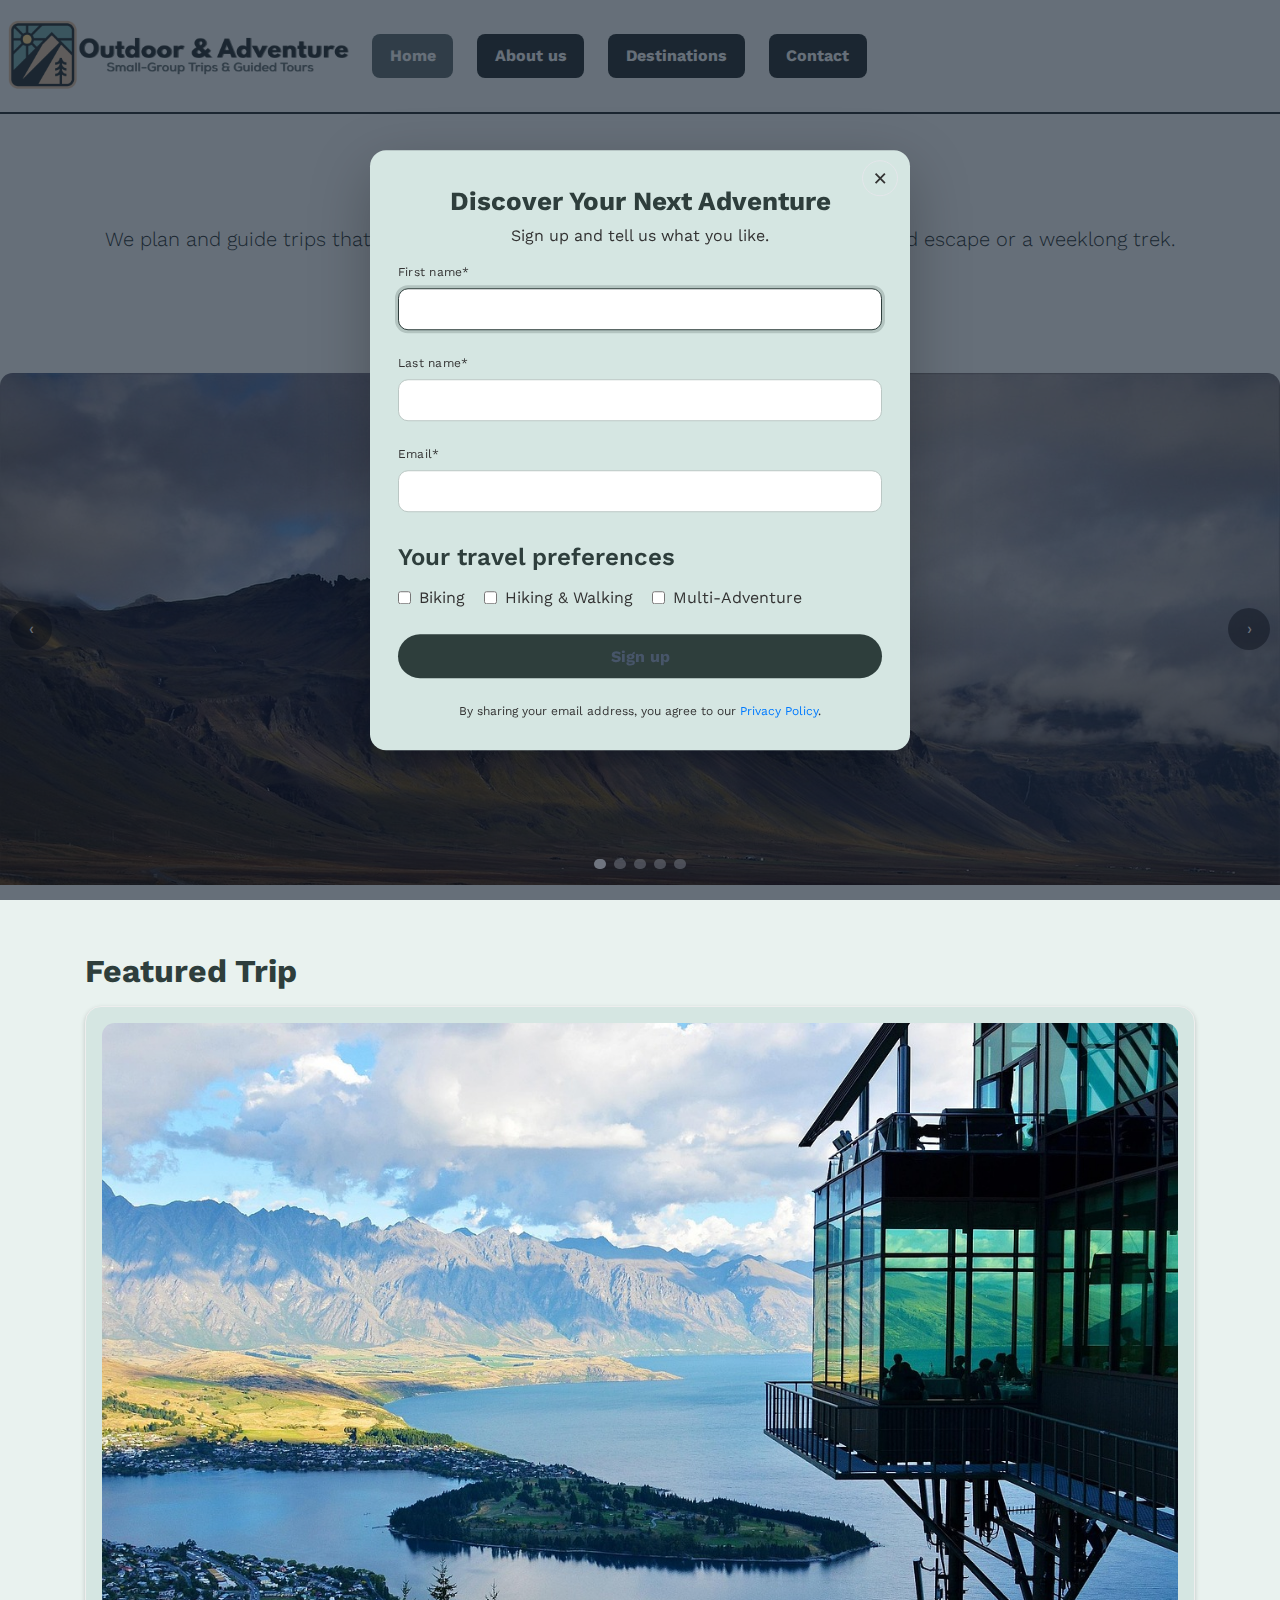
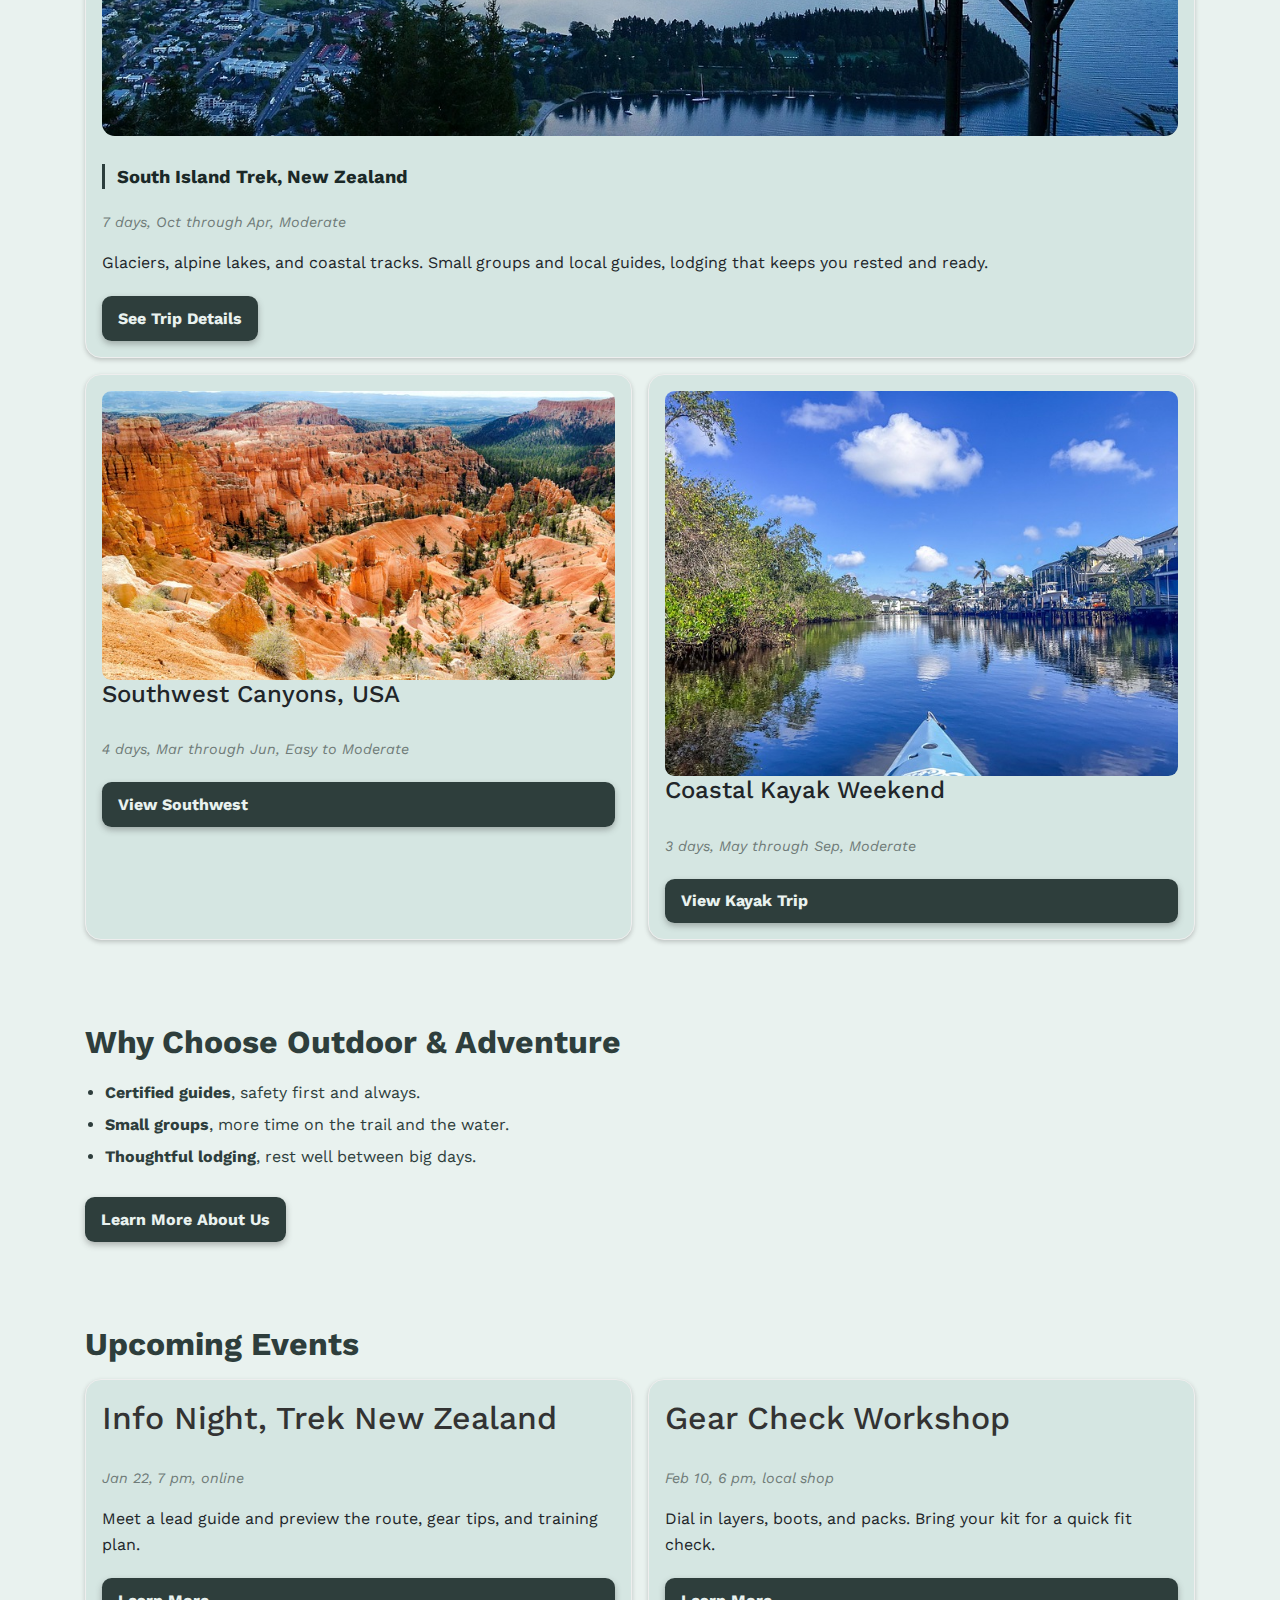
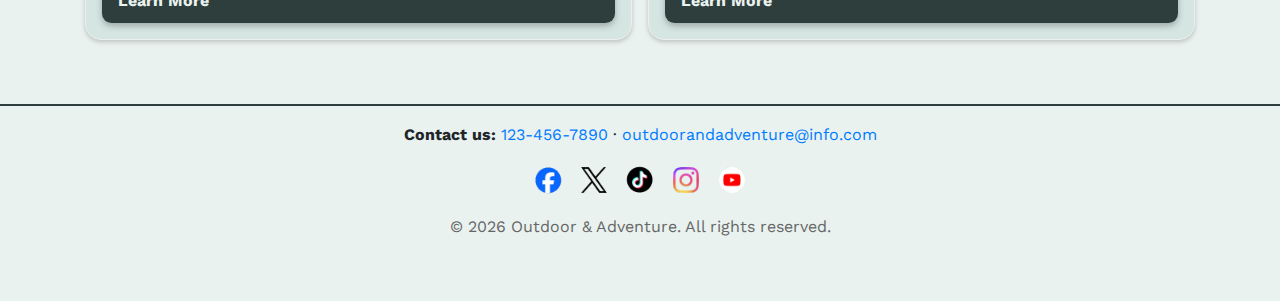
<file: index.html>
<!DOCTYPE html>
<html lang="en">
  <head>
    <meta charset="utf-8">
    <meta http-equiv="X-UA-Compatible" content="IE=edge">

    <title>Home - Outdoor &amp; Adventure</title>

    
    <meta name="author" content="Allison Bryant">
    <meta name="viewport" content="width=device-width, initial-scale=1">
    <meta name="description" content="Explore unforgettable outdoor adventures with Outdoor and Adventure. Small-group hiking, kayaking, and multi-day trips guided by certified experts.">
    <meta name="keywords" content="outdoor adventures, adventure travel, hiking tours, kayaking trips, nature excursions, camping trips, group tours, Outdoor and Adventure, explore the outdoors">

    
    <link href="https://fonts.googleapis.com/css2?family=Work+Sans:wght@400;600;700&family=Yellowtail&display=swap" rel="stylesheet">

    
    <link rel="stylesheet" href="css/bootstrap.css">
    
    <link rel="stylesheet" href="css/site.css">
  </head>

  <body>
    <header class="site-header">
  <div class="container d-flex align-items-center justify-content-start gap-4 py-3">
    <a class="brand d-flex align-items-center" href="index.html" aria-label="Outdoor and Adventure home">
      <img src="images/full-outdoor-logo.png"
           alt="Outdoor & Adventure logo with mountain icon and tagline."
           width="55" height="55" class="logo">
    </a>

    <nav class="main-nav" aria-label="Primary">
      <button class="nav-toggle" aria-expanded="false" aria-controls="menu">Menu</button>
      <ul id="menu" class="nav-list">
        <li><a href="index.html" aria-current="page">Home</a></li>
        <li><a href="about.html">About us</a></li>
        <li><a href="destinations.html">Destinations</a></li>
        <li><a href="contact.html">Contact</a></li>
      </ul>
    </nav>
  </div>
</header>


    <!-- Hero -->
<section class="hero" aria-label="Featured destinations">
  <div class="container content" style="position: relative; z-index: 3;">
    <h1 class="script-headline">Have an Adventure</h1>
    <p class="lead">
      We plan and guide trips that balance challenge with comfort. Choose a quick weekend escape or a weeklong trek. Our guides are certified, friendly, and focused on safety.
    </p>
	  
	  <div class="center-btn">
    <a href="destinations.html" class="btn-accent">Explore Destinations</a>
  </div>
	</div>

  <!-- Carousel -->
  <div class="hero-carousel" data-interval="300000" aria-roledescription="carousel">
    
    <div class="stage">
		
      <!-- slide 1 -->
      <figure class="hero-slide is-active"> 
        <img src="images/road1920.jpg"
  srcset="
    images/road640.jpg   640w,
    images/road1280.jpg 1280w,
    images/road1920.jpg 1920w
  "
  sizes="(max-width: 600px) 100vw, 
		 (max-width: 1200px) 70vw, 1100px"
  alt="Winding road stretching through a wide autumn-colored valley with dramatic mountains rising in the background under cloudy skies."
  decoding="sync"
  style="width:100%;height:auto;border-radius:.8rem;">
      </figure>

      <!-- slide 2 -->
      <figure class="hero-slide">
        <img src="images/town1920.jpg"
  srcset="
    images/town640.jpg   640w,
    images/town1280.jpg 1280w,
    images/town1920.jpg 1920w
  "
  sizes="(max-width: 600px) 100vw, 
		 (max-width: 1200px) 70vw, 1100px"
  alt="Whitewashed cliffside buildings of Santorini glowing at sunset with deep blue sky and sea in the background."
  loading="lazy"
  decoding="async"
  style="width:100%;height:auto;border-radius:.8rem;">
      </figure>

      <!-- slide 3 -->
      <figure class="hero-slide">
        <img src="images/hut1920.jpg"
  srcset="
    images/hut640.jpg   640w,
    images/hut1280.jpg 1280w,
    images/hut1920.jpg 1920w
  "
  sizes="(max-width: 600px) 100vw, 
		 (max-width: 1200px) 70vw, 1100px"
  alt="Wooden boardwalk leading to overwater bungalows surrounded by bright turquoise water at a tropical island resort under a clear blue sky."
  loading="lazy"
  decoding="async"
  style="width:100%;height:auto;border-radius:.8rem;">
      </figure>
		
	  <!-- slide 4 -->
      <figure class="hero-slide">
        <img src="images/river1920.jpg"
  srcset="
    images/river640.jpg   640w,
    images/river1280.jpg 1280w,
    images/river1920.jpg 1920w
  "
  sizes="(max-width: 600px) 100vw, 
		 (max-width: 1200px) 70vw, 1100px"
  alt="Row of colorful Scandinavian-style waterfront houses reflecting on calm water at sunset."
  loading="lazy"
  decoding="async"
  style="width:100%;height:auto;border-radius:.8rem;">
      </figure>

	  <!-- slide 5 -->
      <figure class="hero-slide">
        <img src="images/sunset1920.jpg"
  srcset="
    images/sunset640.jpg   640w,
    images/sunset1280.jpg 1280w,
    images/sunset1920.jpg 1920w
  "
  sizes="(max-width: 600px) 100vw, 
		 (max-width: 1200px) 70vw, 1100px"
  alt="Golden sunset over the ocean with waves washing onto the shore and a long wooden pier stretching into the water."
  loading="lazy"
  decoding="async"
  style="width:100%;height:auto;border-radius:.8rem;">
      </figure>
		
      <!-- soft gradient for readability -->
      <div class="hero-gradient" aria-hidden="true"></div>

      <!-- controls  -->
      <button class="hero-ctrl prev" aria-label="Previous slide">‹</button>
      <button class="hero-ctrl next" aria-label="Next slide">›</button>
    </div>

    <!-- dots for slide selection -->
    <ol class="hero-dots" role="tablist" aria-label="Choose slide">
      <li><button type="button" role="tab" aria-selected="true" aria-current="true" aria-label="Slide 1"></button></li>
      <li><button type="button" role="tab" aria-label="Slide 2"></button></li>
      <li><button type="button" role="tab" aria-label="Slide 3"></button></li>
	  <li><button type="button" role="tab" aria-label="Slide 4"></button></li>
	  <li><button type="button" role="tab" aria-label="Slide 5"></button></li>
    </ol>
  </div>
</section>


    <!-- Main content -->
    <main class="container content my-5">

      <!-- Featured Trip -->
      <section aria-labelledby="contact-info">
        <h2 id="contact-info">Featured Trip</h2>

        <!-- Main highlighted trip: New Zealand -->
        <article class="card" style="margin-bottom:1rem;">
          <img src="images/nz-card1920.jpg"                          
  srcset="
    images/nz-card640.jpg   640w,
    images/nz-card1280.jpg 1280w,
    images/nz-card1920.jpg 1920w
  "
  sizes="(max-width: 600px) 100vw, 
		 (max-width: 1200px) 70vw, 1100px"
  alt="Glass-walled cliffside restaurant overlooking a deep blue lake, forested islands, and rugged mountain ranges in New Zealand."
  style="width:100%;height:auto;border-radius:.8rem;"
  loading:="lazy"
  decoding="async">
          <div style="margin-top:.75rem;">
            <h3>South Island Trek, New Zealand</h3>
            <p class="muted caption">7 days, Oct through Apr, Moderate</p>
            <p class="bio-text">Glaciers, alpine lakes, and coastal tracks. Small groups and local guides, lodging that keeps you rested and ready.</p>
            <a href="destinations.html#new-zealand" class="btn-accent">See Trip Details</a>
          </div>
        </article>

        <!-- Two smaller destination cards side by side -->
		  <!-- card 1 -->
        <ul class="card-grid">
          <li class="card">
            <img
  src="images/utah1920.jpg" 
  srcset="
    images/utah640.jpg 640w,
    images/utah1280.jpg 1280w,
    images/utah1920.jpg 1920w
  "
  sizes="(max-width: 600px) 100vw, 
		 (max-width: 1200px) 45vw, 420px"
  alt="Expansive view of red rock formations, hoodoos, and evergreen trees in a desert canyon landscape under a clear sky."
  style="width:100%;height:auto;border-radius:.6rem;"
  loading:="lazy"
  decoding="async">
            <h4>Southwest Canyons, USA</h4>
            <p class="muted caption">4 days, Mar through Jun, Easy to Moderate</p>
            <a href="destinations.html#southwest" class="btn-accent">View Southwest</a>
          </li>
			
			 <!-- card 2 -->
          <li class="card">
            <img
  src="images/kayak1920.jpg"
  srcset="
    images/kayak640.jpg 640w,
    images/kayak1280.jpg 1280w,
    images/kayak1920.jpg 1920w
  "
  sizes="(max-width: 600px) 100vw, 
		 (max-width: 1200px) 45vw, 420px"
  alt="View from a kayak on a calm river bordered by mangroves on one side and waterfront homes with docks on the other under a bright blue sky."
  style="width:100%;height:auto;border-radius:.6rem;"
  loading:="lazy"
  decoding="async">

            <h4>Coastal Kayak Weekend</h4>
            <p class="muted caption">3 days, May through Sep, Moderate</p>
            <a href="destinations.html#coastal-kayak" class="btn-accent">View Kayak Trip</a>
          </li>
        </ul>
      </section>

      <!-- Why choose us -->
      <section class="mt-5" aria-labelledby="contact-info">
        <h2 class="contact-info">Why Choose Outdoor &amp; Adventure</h2>
        <ul class="trip-facts">
          <li><strong>Certified guides</strong>, safety first and always.</li>
          <li><strong>Small groups</strong>, more time on the trail and the water.</li>
          <li><strong>Thoughtful lodging</strong>, rest well between big days.</li>
        </ul>
        <a href="about.html" class="btn-accent">Learn More About Us</a>
      </section>

      <!-- Events promo 1 -->
      <section class="mt-5" aria-labelledby="contact-info">
        <h2 class="contact-info">Upcoming Events</h2>
        <ul class="card-grid">
          <li class="card">
            <h2 class="contact-info">Info Night, Trek New Zealand</h2>
            <p class="muted caption">Jan 22, 7 pm, online</p>
            <p>Meet a lead guide and preview the route, gear tips, and training plan.</p>
            <a href="#" class="btn-accent" aria-label="Learn more about Info Night Trek New Zealand">Learn More</a>
          </li>
			
			<!-- Events promo 2 -->
          <li class="card">
            <h2 class="contact-info">Gear Check Workshop</h2>
            <p class="muted caption">Feb 10, 6 pm, local shop</p>
            <p>Dial in layers, boots, and packs. Bring your kit for a quick fit check.</p>
            <a href="#" class="btn-accent" aria-label="Learn more about Gear Check Workshop">Learn More</a>
          </li>
        </ul>
      </section>

    </main>
	  
	  <!-- Back to Top button -->
<button id="backToTop" aria-label="Back to top">↑ Top</button>


    <!-- Footer -->
    <footer class="site-footer">
      <div class="container content" style="text-align:center; padding:1rem;">
        <p><strong>Contact us:</strong>
          <a href="tel:1234567890">123-456-7890</a> ·
          <a href="mailto:outdoorandadventure@info.com">outdoorandadventure@info.com</a>
        </p>

        <!-- Social icons -->
        <div class="social-links" style="justify-content:center; margin-top:.5rem;">
          <a href="https://facebook.com" target="_blank" aria-label="Facebook">
            <img src="images/facebook.png" alt="Facebook" width="32" height="32">
          </a>
          <a href="https://x.com" target="_blank" aria-label="X (Twitter)">
            <img src="images/x.png" alt="X (Twitter)" width="32" height="32">
          </a>
          <a href="https://tiktok.com" target="_blank" aria-label="TikTok">
            <img src="images/tiktok.png" alt="TikTok" width="32" height="32">
          </a>
          <a href="https://instagram.com" target="_blank" aria-label="Instagram">
            <img src="images/ig.png" alt="Instagram" width="32" height="32">
          </a>
          <a href="https://youtube.com" target="_blank" aria-label="YouTube">
            <img src="images/youtube.png" alt="YouTube" width="32" height="32">
          </a>
        </div>

        <p class="muted" style="margin-top:.5rem;">© <span id="year"></span> Outdoor &amp; Adventure. All rights reserved.</p>
      </div>
    </footer>

    <script>
      // Mobile nav toggle
      const btn = document.querySelector('.nav-toggle');
      const menu = document.getElementById('menu');
      if (btn && menu) {
        btn.addEventListener('click', () => {
          const expanded = btn.getAttribute('aria-expanded') === 'true';
          btn.setAttribute('aria-expanded', String(!expanded));
          menu.classList.toggle('open');
        });
      }
      // Year
      const yearEl = document.getElementById('year');
      if (yearEl) { yearEl.textContent = new Date().getFullYear(); }
    </script>

    <!-- ===== Signup Modal: opens on first visit ===== -->
    <div class="oa-overlay" id="oaOverlay" hidden></div>

    <div class="oa-modal" id="oaModal" role="dialog" aria-modal="true"
         aria-labelledby="oaModalTitle" aria-describedby="oaModalDesc" hidden>
      <button class="oa-close" id="oaClose" aria-label="Close dialog">×</button>

      <h2 id="oaModalTitle" class="oa-title">Discover Your Next Adventure</h2>
      <p id="oaModalDesc" class="oa-sub">Sign up and tell us what you like.</p>

      <form class="oa-form" action="#" method="post" novalidate>
        <div class="oa-row">
          <label class="oa-field">
            <span>First name*</span>
            <input type="text" name="firstName" required>
          </label>
          <label class="oa-field">
            <span>Last name*</span>
            <input type="text" name="lastName" required>
          </label>
        </div>

        <label class="oa-field">
          <span>Email*</span>
          <input type="email" name="email" required>
        </label>

        <fieldset class="oa-prefs">
          <legend>Your travel preferences</legend>
          <label><input type="checkbox" name="pref" value="biking"> Biking</label>
          <label><input type="checkbox" name="pref" value="hiking"> Hiking &amp; Walking</label>
          <label><input type="checkbox" name="pref" value="multi"> Multi-Adventure</label>
        </fieldset>

        <button type="submit" class="oa-btn" id="oaSubmit" disabled>Sign up</button>

        <p class="oa-legal">
          By sharing your email address, you agree to our
          <a href="#">Privacy Policy</a>.
        </p>
      </form>
    </div>

    <script>
      // ===== Modal open-on-first-visit (per tab) =====
      (function () {
        const modal = document.getElementById('oaModal');
        const overlay = document.getElementById('oaOverlay');
        const closeBtn = document.getElementById('oaClose');
        const submitBtn = document.getElementById('oaSubmit');
        const form = document.querySelector('.oa-form');

        if (!sessionStorage.getItem('oaModalShown')) {
          openModal();
          sessionStorage.setItem('oaModalShown', '1');
        }

        function openModal() {
          modal.hidden = false;
          overlay.hidden = false;
          document.body.classList.add('oa-no-scroll');
          const firstInput = modal.querySelector('input');
          firstInput && firstInput.focus();
        }
        function closeModal() {
          modal.hidden = true;
          overlay.hidden = true;
          document.body.classList.remove('oa-no-scroll');
        }

        overlay.addEventListener('click', closeModal);
        closeBtn.addEventListener('click', closeModal);
        document.addEventListener('keydown', (e) => {
          if (e.key === 'Escape' && !modal.hidden) closeModal();
        });

        form.addEventListener('input', () => {
          const first = form.querySelector('input[name="firstName"]').value.trim();
          const last  = form.querySelector('input[name="lastName"]').value.trim();
          const email = form.querySelector('input[type="email"]').value.trim();
          submitBtn.disabled = !(first && last && email);
        });

        form.addEventListener('submit', (e) => {
          e.preventDefault();
          closeModal();
          alert('Thanks! You’re on the list.');
        });
      })();
    </script>
	  
<script>
  // ===== Back to Top button behavior =====
  const backToTop = document.getElementById('backToTop');

  // Show when scrolled down 400px
  window.addEventListener('scroll', () => {
    if (window.scrollY > 400) {
      backToTop.classList.add('show');
    } else {
      backToTop.classList.remove('show');
    }
  });

  // Smooth scroll to top
  backToTop.addEventListener('click', () => {
    window.scrollTo({
      top: 0,
      behavior: 'smooth'
    });
  });
</script>
	
<script>
/*
  Simple Hero Carousel
  - Auto advances every data-interval ms (default 300000 = 5 minutes)
  - Pauses while the page/tab is hidden
  - Click dots or prev/next to change slides
*/
(function(){
  const wrap = document.querySelector('.hero-carousel');
  if(!wrap) return;

  const slides = Array.from(wrap.querySelectorAll('.hero-slide'));           // all slide elements
  const dots   = Array.from(wrap.querySelectorAll('.hero-dots button'));     // dot buttons
  const prev   = wrap.querySelector('.hero-ctrl.prev');                       // prev arrow
  const next   = wrap.querySelector('.hero-ctrl.next');                       // next arrow
  const interval = Number(wrap.dataset.interval) || 300000;                   // timing: 300000ms = 5 min
  // For testing fast: change to 5000 (5 seconds), then switch back to 300000.

  let i = slides.findIndex(s => s.classList.contains('is-active'));           // current index
  if (i < 0) i = 0;

  let timer = start();

  function start(){
    return setInterval(() => go(i + 1), interval);                            // auto-advance
  }
  function stop(){
    clearInterval(timer);
  }

  function go(n){
    // wrap index
    const to = (n + slides.length) % slides.length;

    // update slides
    slides[i].classList.remove('is-active');
    slides[to].classList.add('is-active');

    // update dots (aria for accessibility)
    if (dots[i]) {
      dots[i].removeAttribute('aria-current');
      dots[i].setAttribute('aria-selected','false');
    }
    if (dots[to]) {
      dots[to].setAttribute('aria-current','true');
      dots[to].setAttribute('aria-selected','true');
    }

    i = to;
  }

  // Dot clicks
  dots.forEach((btn, idx) => {
    btn.addEventListener('click', () => {
      stop(); go(idx); timer = start();                                       // jump, then resume auto
    });
  });

  // Prev/Next
  prev && prev.addEventListener('click', () => { stop(); go(i - 1); timer = start(); });
  next && next.addEventListener('click', () => { stop(); go(i + 1); timer = start(); });

  // Pause when tab not visible (saves battery, avoids skipping)
  document.addEventListener('visibilitychange', () => {
    if (document.hidden) stop(); else { timer = start(); }
  });

  // Optional: keyboard support when carousel is focused
  wrap.addEventListener('keydown', (e) => {
    if (e.key === 'ArrowLeft')  { stop(); go(i - 1); timer = start(); }
    if (e.key === 'ArrowRight') { stop(); go(i + 1); timer = start(); }
  });
})();
</script>

	  
	  
  </body>
</html>
</file>
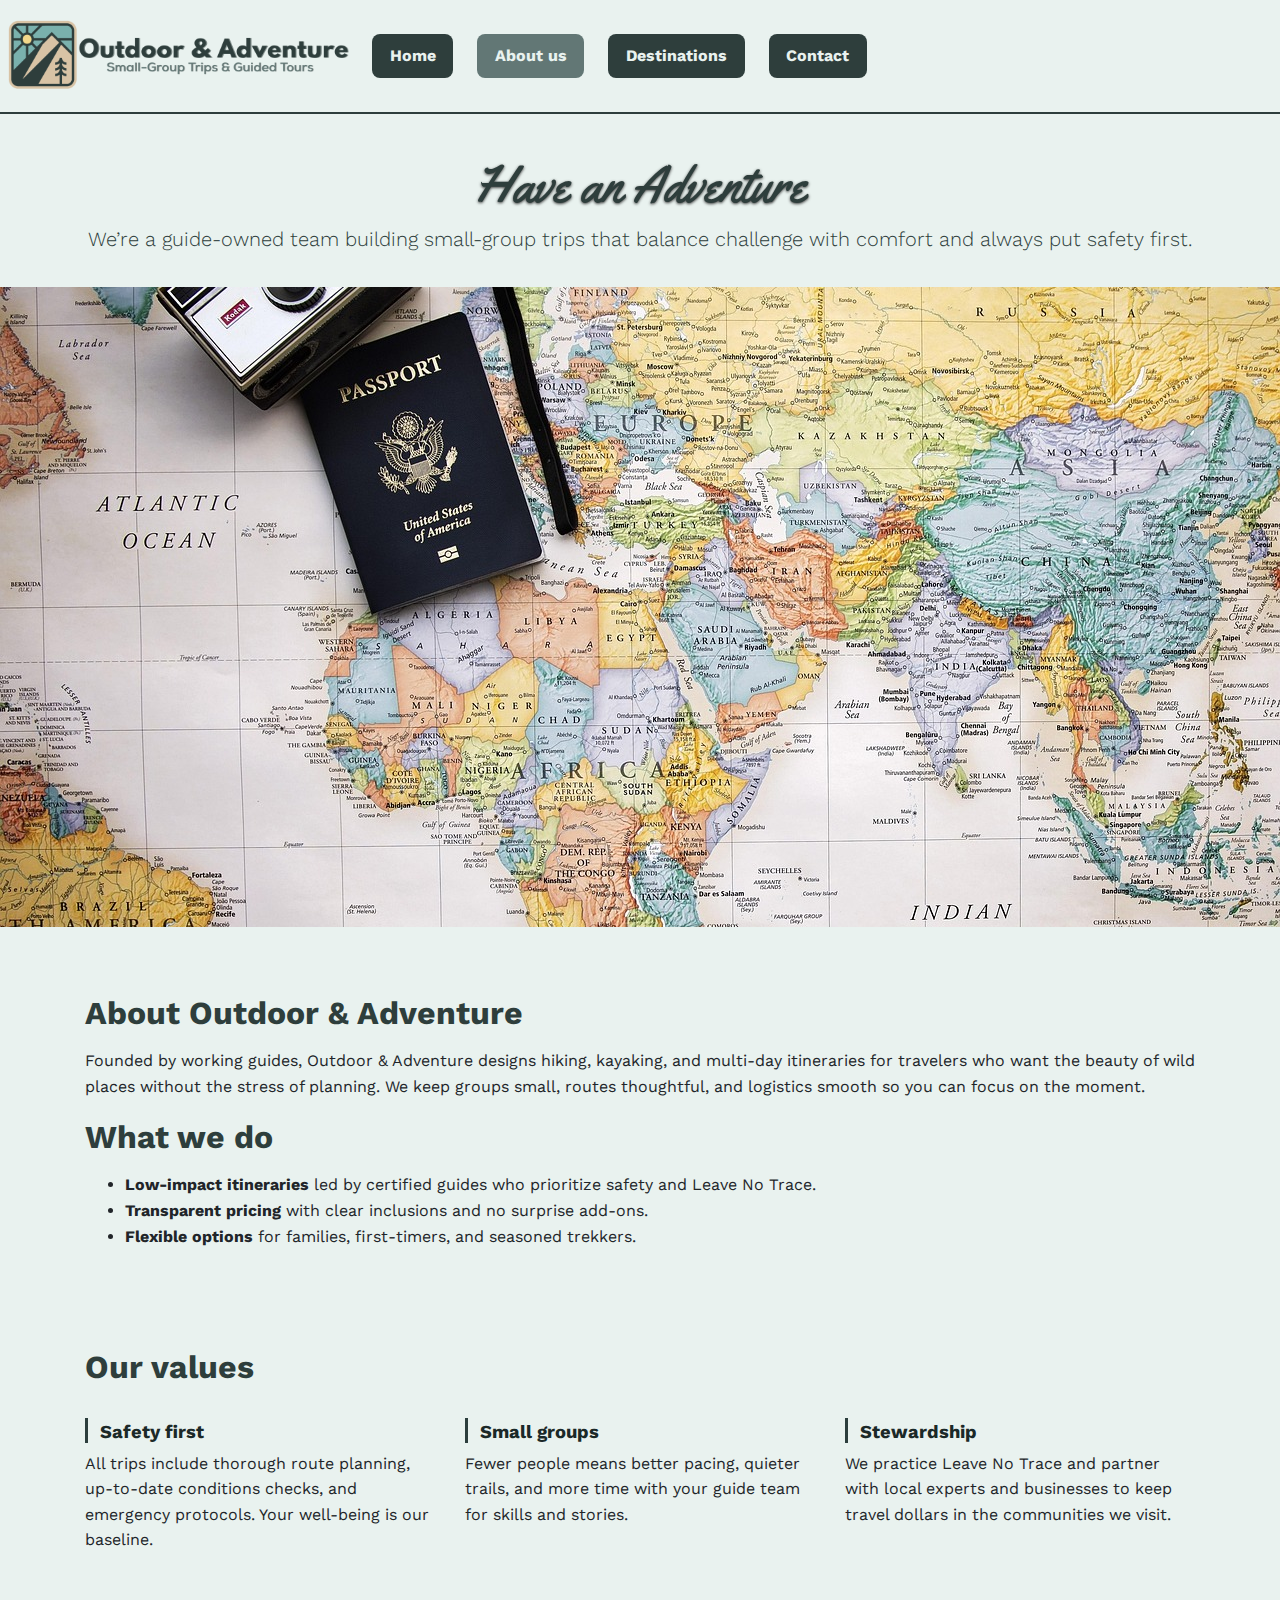
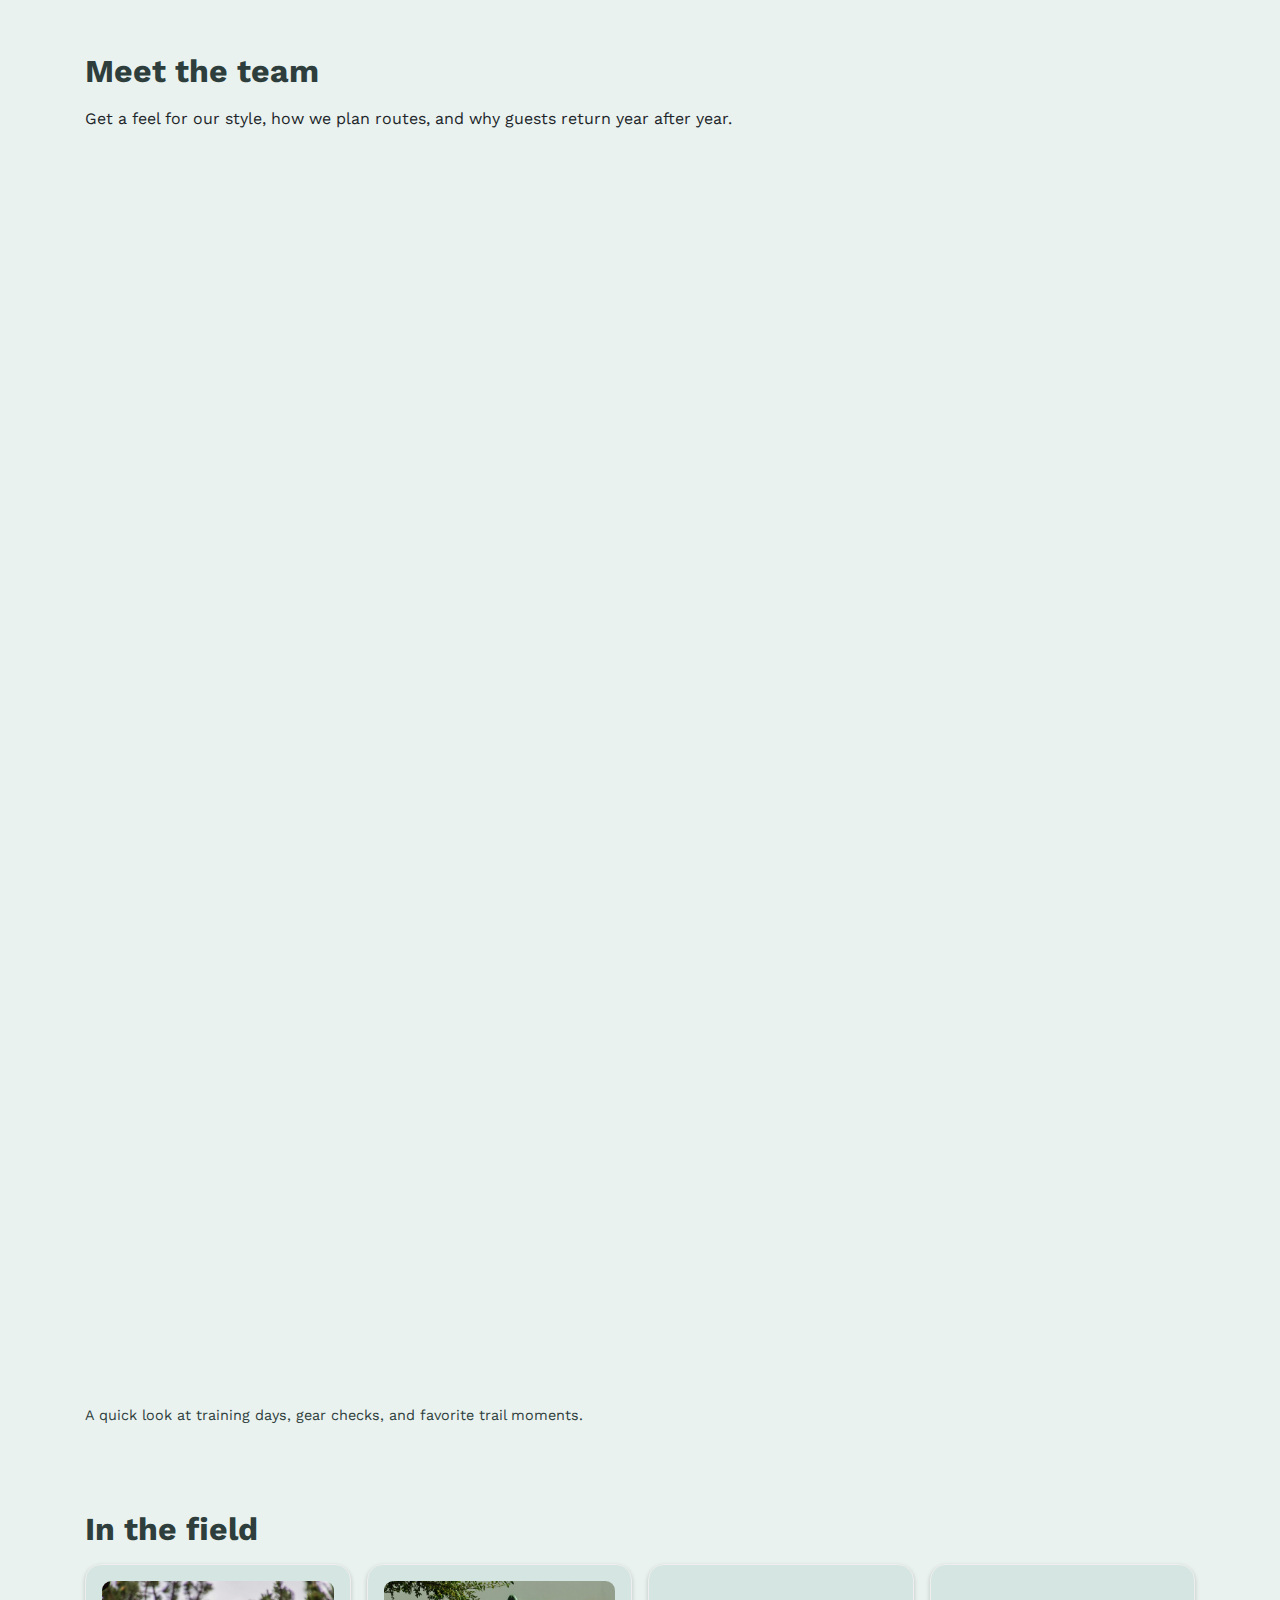
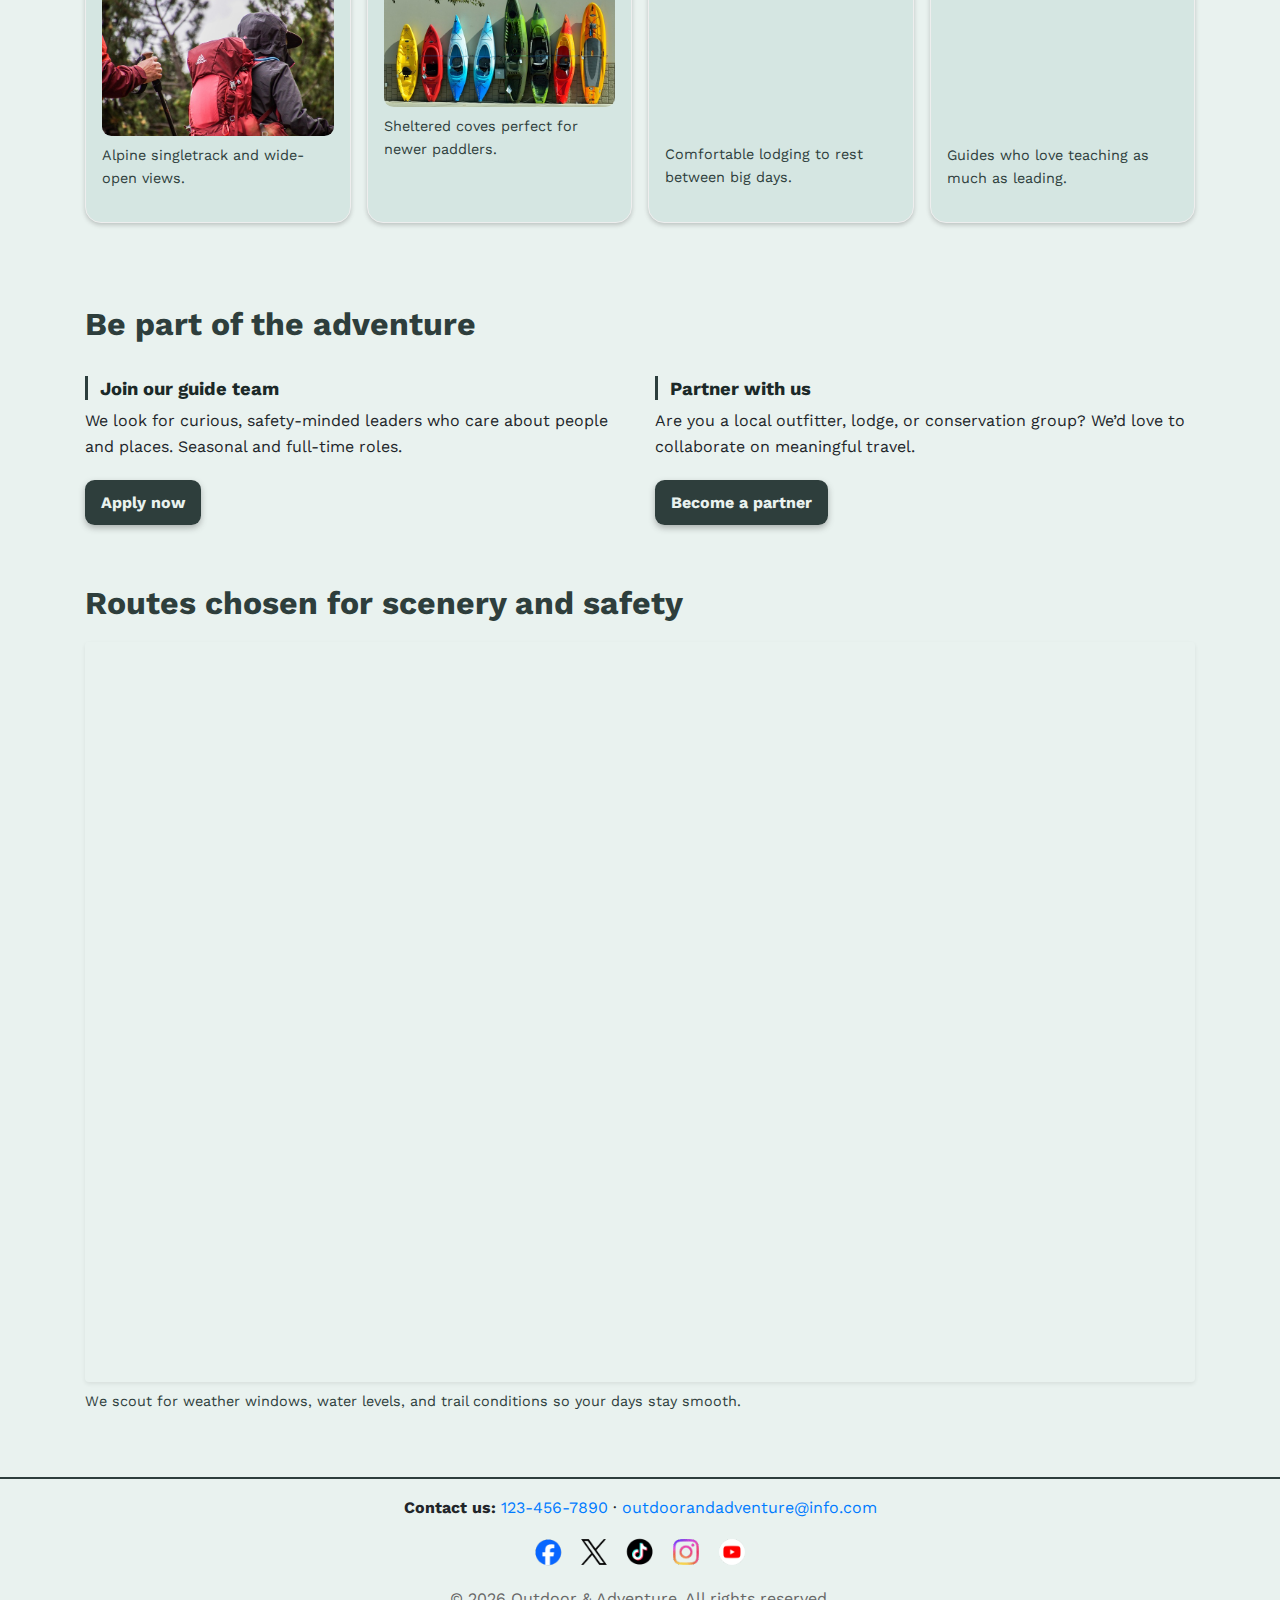
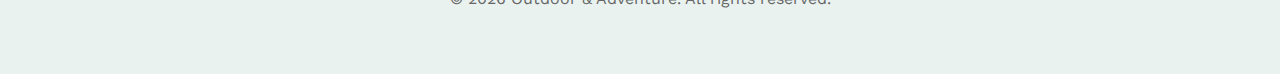
<file: about.html>
<!DOCTYPE html>
<html lang="en">
  <head>
    <meta charset="utf-8">
    <meta http-equiv="X-UA-Compatible" content="IE=edge">

    <title>About Us - Outdoor &amp; Adventure</title>
    <meta name="viewport" content="width=device-width, initial-scale=1">
    <meta name="description" content="Learn about Outdoor & Adventure — our mission, our story, and the guide team dedicated to safe, memorable travel in the outdoors.">


   
    <link href="https://fonts.googleapis.com/css2?family=Work+Sans:wght@400;600;700&family=Yellowtail&display=swap" rel="stylesheet">

   
    <link rel="stylesheet" href="css/bootstrap.css">
    
    <link rel="stylesheet" href="css/site.css">
	  
	<link rel="preload"
      as="image"
      href="images/about1920.jpg"
      imagesrcset="images/about640.jpg 640w, images/about1280.jpg 1280w, images/about1920.jpg 1920w"
      imagesizes="100vw">
  </head>

  <body>
    <header class="site-header">
  <div class="container d-flex align-items-center justify-content-start gap-4 py-3">
    <a class="brand d-flex align-items-center" href="index.html" aria-label="Outdoor and Adventure home">
      <img src="images/full-outdoor-logo.png" alt="Outdoor & Adventure logo with mountain icon and tagline." width="55" height="55" class="logo">
    </a>

    <nav class="main-nav" aria-label="Primary">
      <button class="nav-toggle" aria-expanded="false" aria-controls="menu">Menu</button>
      <ul id="menu" class="nav-list">
        <li><a href="index.html">Home</a></li>
        <li><a href="about.html" aria-current="page">About us</a></li>
        <li><a href="destinations.html">Destinations</a></li>
        <li><a href="contact.html">Contact</a></li>
      </ul>
    </nav>
  </div>
</header>


    <!-- Hero -->
<section class="hero" aria-label="About intro">
  <div class="container content" style="position:relative; z-index:3;">
    <h1 class="script-headline">Have an Adventure</h1>
    <p class="lead">
      We’re a guide-owned team building small-group trips that balance challenge with comfort and always put safety first.
    </p>
  </div>
</section>

<!-- Hero image  -->
<img
  class="hero-img"
  src="images/about1920.jpg"
  srcset="images/about640.jpg 640w, images/about1280.jpg 1280w, images/about1920.jpg 1920w"
  sizes="100vw"
  alt="Vintage camera and a United States passport resting on a colorful world map, symbolizing travel and global adventure."
  width="1920" height="1280"
  decoding="sync"
  fetchpriority="high"
  style="width:100%; height:auto;"
>


    <!-- Main content -->
    <main class="container content my-5">

      <!-- Who we are -->
      <section class="mb-5" aria-labelledby="contact-info">
        <h2 class="contact-info">About Outdoor &amp; Adventure</h2>
        <p>Founded by working guides, Outdoor &amp; Adventure designs hiking, kayaking, and multi-day itineraries for travelers who want the beauty of wild places without the stress of planning. We keep groups small, routes thoughtful, and logistics smooth so you can focus on the moment.</p>

        <h2 class="contact-info">What we do</h2>
        <ul class="contact-info">
          <li><strong>Low-impact itineraries</strong> led by certified guides who prioritize safety and Leave No Trace.</li>
          <li><strong>Transparent pricing</strong> with clear inclusions and no surprise add-ons.</li>
          <li><strong>Flexible options</strong> for families, first-timers, and seasoned trekkers.</li>
        </ul>
      </section>

      <!-- Our values -->
      <section class="mb-5" aria-labelledby="contact-info">
        <h2 class="contact-info">Our values</h2>
        <div class="row g-4">
          <div class="col-md-4">
            <h3 class="h5">Safety first</h3>
            <p>All trips include thorough route planning, up-to-date conditions checks, and emergency protocols. Your well-being is our baseline.</p>
          </div>
			
          <div class="col-md-4">
            <h3 class="h5">Small groups</h3>
            <p>Fewer people means better pacing, quieter trails, and more time with your guide team for skills and stories.</p>
          </div>
			
          <div class="col-md-4">
            <h3 class="h5">Stewardship</h3>
            <p>We practice Leave No Trace and partner with local experts and businesses to keep travel dollars in the communities we visit.</p>
          </div>
        </div>
      </section>

      <!-- About video -->
      <section class="mb-5" aria-labelledby="contact-info">
        <h2 class="contact-info">Meet the team</h2>
        <p>Get a feel for our style, how we plan routes, and why guests return year after year.</p>
		  
        <div class="ratio-box mt-3">
  <iframe
    src="https://www.youtube.com/embed/hzUqGmRHz9E?si=hQM0T_2LRuRhHbs1"
    title="Meet the Team"
    allow="accelerometer; autoplay; clipboard-write; encrypted-media; gyroscope; picture-in-picture"
    allowfullscreen
    loading="lazy"
    referrerpolicy="strict-origin-when-cross-origin">
  </iframe>
</div>

        <figcaption class="caption mt-2">A quick look at training days, gear checks, and favorite trail moments.</figcaption>
      </section>

      <!-- 1 gallery -->
      <section class="mb-5" aria-labelledby="contact-info">
        <h2 class="contact-info">In the field</h2>
        <ul class="card-grid">
          <li class="card">
            <img
    src="images/backpack1920.jpg"
    srcset="
      images/backpack640.jpg 640w,
      images/backpack1280.jpg 1280w,
      images/backpack1920.jpg 1920w
    "
    sizes="(max-width: 600px) 100vw,
           (max-width: 1200px) 45vw,
           420px"
    alt="Close-up of hikers wearing red backpacks and rain jackets while trekking through a forested trail."
	width="1920" height="1280" 
    loading= "lazy"
    decoding= "async"
    style="width:100%;height:auto;border-radius:.6rem;">
			  
            <p class="caption mt-2">Alpine singletrack and wide-open views.</p>
          </li>
			
			<!-- 2 gallery -->
          <li class="card">
            <img
  src="images/colorful1920.jpg"
  srcset="
    images/colorful640.jpg 640w,
    images/colorful1280.jpg 1280w,
    images/colorful1920.jpg 1920w
  "
  sizes="(max-width: 600px) 100vw, 
		 (max-width: 1200px) 45vw, 420px"
  alt="Row of colorful kayaks standing upright against a wall, arranged from yellow to red to blue and green."
  width="1920" height="1280" 
  loading= "lazy"
  decoding= "async"
  style="width:100%;height:auto;border-radius:.6rem;">
			  
            <p class="caption mt-2">Sheltered coves perfect for newer paddlers.</p>
          </li>
			
			<!-- 3 gallery -->
          <li class="card">
            <img
  src="images/room1920.jpg"
  srcset="
    images/room640.jpg 640w,
    images/room1280.jpg 1280w,
    images/room1920.jpg 1920w
  "
  sizes="(max-width: 600px) 100vw, 
         (max-width: 1200px) 45vw, 
         420px"
  alt="Sunlit room with ornate wooden walls, large windows, and vintage furniture viewed through an open doorway."
  width="1920" height="1280" 
  loading= "lazy"
  decoding= "async"
  style="width:100%;height:auto;border-radius:.6rem;">
			  
            <p class="caption mt-2">Comfortable lodging to rest between big days.</p>
          </li>
			
			<!-- 4 gallery -->
          <li class="card">
             <img
    src="images/tour1920.jpg"
    srcset="
      images/tour640.jpg 640w,
      images/tour1280.jpg 1280w,
      images/tour1920.jpg 1920w
    "
    sizes="(max-width: 600px) 100vw,
           (max-width: 1200px) 45vw,
           420px"
    alt="A tour guide speaking to a group of travelers in a busy historic plaza with cathedrals and fountains in the background."
	width="1920" height="1280" 
    loading= "lazy"
    decoding= "async"
    style="width:100%;height:auto;border-radius:.6rem;">
			  
            <p class="caption mt-2">Guides who love teaching as much as leading.</p>
          </li>
        </ul>
      </section>

      <!-- CTAs -->
      <section class="mb-4" aria-labelledby="contact-info">
        <h2 class="contact-info">Be part of the adventure</h2>
        <div class="row g-3">
          <div class="col-md-6">
            <h3 class="h5">Join our guide team</h3>
            <p>We look for curious, safety-minded leaders who care about people and places. Seasonal and full-time roles.</p>
            <a href="#" class="btn-accent" id="applyBtn">Apply now</a>
          </div>
			
          <div class="col-md-6">
            <h3 class="h5">Partner with us</h3>
            <p>Are you a local outfitter, lodge, or conservation group? We’d love to collaborate on meaningful travel.</p>
            <a href="#" class="btn-accent" id="partnerBtn">Become a partner</a>
          </div>
        </div>
      </section>

      <!-- Single image -->
      <section class="mb-5" aria-labelledby="contact-info">
        <h2 class="contact-info">Routes chosen for scenery and safety</h2>
        <img
  class="img-fluid rounded shadow-sm mt-1"
  src="images/girl1920.jpg"
  srcset="
    images/girl640.jpg 640w,
    images/girl1280.jpg 1280w,
    images/girl1920.jpg 1920w
  "
  sizes="(max-width: 600px) 100vw, 
		 (max-width: 1200px) 90vw, 1200px"
  alt="Woman paddling a white kayak across a bright turquoise lake surrounded by towering mountains on a clear day."
  width="1920" height="1280" 
  loading="lazy"
  decoding="async">
		  
        <figcaption class="caption mt-2">We scout for weather windows, water levels, and trail conditions so your days stay smooth.</figcaption>
      </section>
    </main>

	<!-- Back to Top button -->
<button id="backToTop" aria-label="Back to top">↑ Top</button>
  
	  
    <!-- Footer -->
    <footer class="site-footer">
      <div class="container content" style="text-align:center; padding:1rem;">
        <p><strong>Contact us:</strong>
          <a href="tel:1234567890">123-456-7890</a> ·
          <a href="mailto:outdoorandadventure@info.com">outdoorandadventure@info.com</a>
        </p>

        <!-- Social icons -->
        <div class="social-links" style="justify-content:center; margin-top:.5rem;">
          <a href="https://facebook.com" target="_blank" aria-label="Facebook">
            <img src="images/facebook.png" alt="Facebook" width="32" height="32">
          </a>
          <a href="https://x.com" target="_blank" aria-label="X (Twitter)">
            <img src="images/x.png" alt="X (Twitter)" width="32" height="32">
          </a>
          <a href="https://tiktok.com" target="_blank" aria-label="TikTok">
            <img src="images/tiktok.png" alt="TikTok" width="32" height="32">
          </a>
          <a href="https://instagram.com" target="_blank" aria-label="Instagram">
            <img src="images/ig.png" alt="Instagram" width="32" height="32">
          </a>
          <a href="https://youtube.com" target="_blank" aria-label="YouTube">
            <img src="images/youtube.png" alt="YouTube" width="32" height="32">
          </a>
        </div>

        <p class="muted" style="margin-top:.5rem;">© <span id="year"></span> Outdoor &amp; Adventure. All rights reserved.</p>
      </div>
    </footer>

    <script>
      (function(){
        const btn = document.querySelector('.nav-toggle');
        const menu = document.getElementById('menu');
        if (btn && menu) {
          btn.addEventListener('click', function(){
            const expanded = btn.getAttribute('aria-expanded') === 'true';
            btn.setAttribute('aria-expanded', String(!expanded));
            menu.classList.toggle('open');
          });
        }
      })();

     
      (function(){
        var y = document.getElementById('year');
        if (y) { y.textContent = new Date().getFullYear(); }
      })();
    </script>
	  
	<script>
  document.addEventListener('DOMContentLoaded', function () {
    const applyBtn = document.getElementById('applyBtn');
    const partnerBtn = document.getElementById('partnerBtn');

    function showComingSoon(event) {
      event.preventDefault(); // stops page jump
      alert('Coming soon! This feature will be available shortly.');
    }

    if (applyBtn) applyBtn.addEventListener('click', showComingSoon);
    if (partnerBtn) partnerBtn.addEventListener('click', showComingSoon);
  });
</script>
  
<script>
  const backToTop = document.getElementById('backToTop');

 
  window.addEventListener('scroll', () => {
    if (window.scrollY > 400) {
      backToTop.classList.add('show');
    } else {
      backToTop.classList.remove('show');
    }
  });

  
  backToTop.addEventListener('click', () => {
    window.scrollTo({
      top: 0,
      behavior: 'smooth'
    });
  });
</script>
  </body>
</html>
</file>
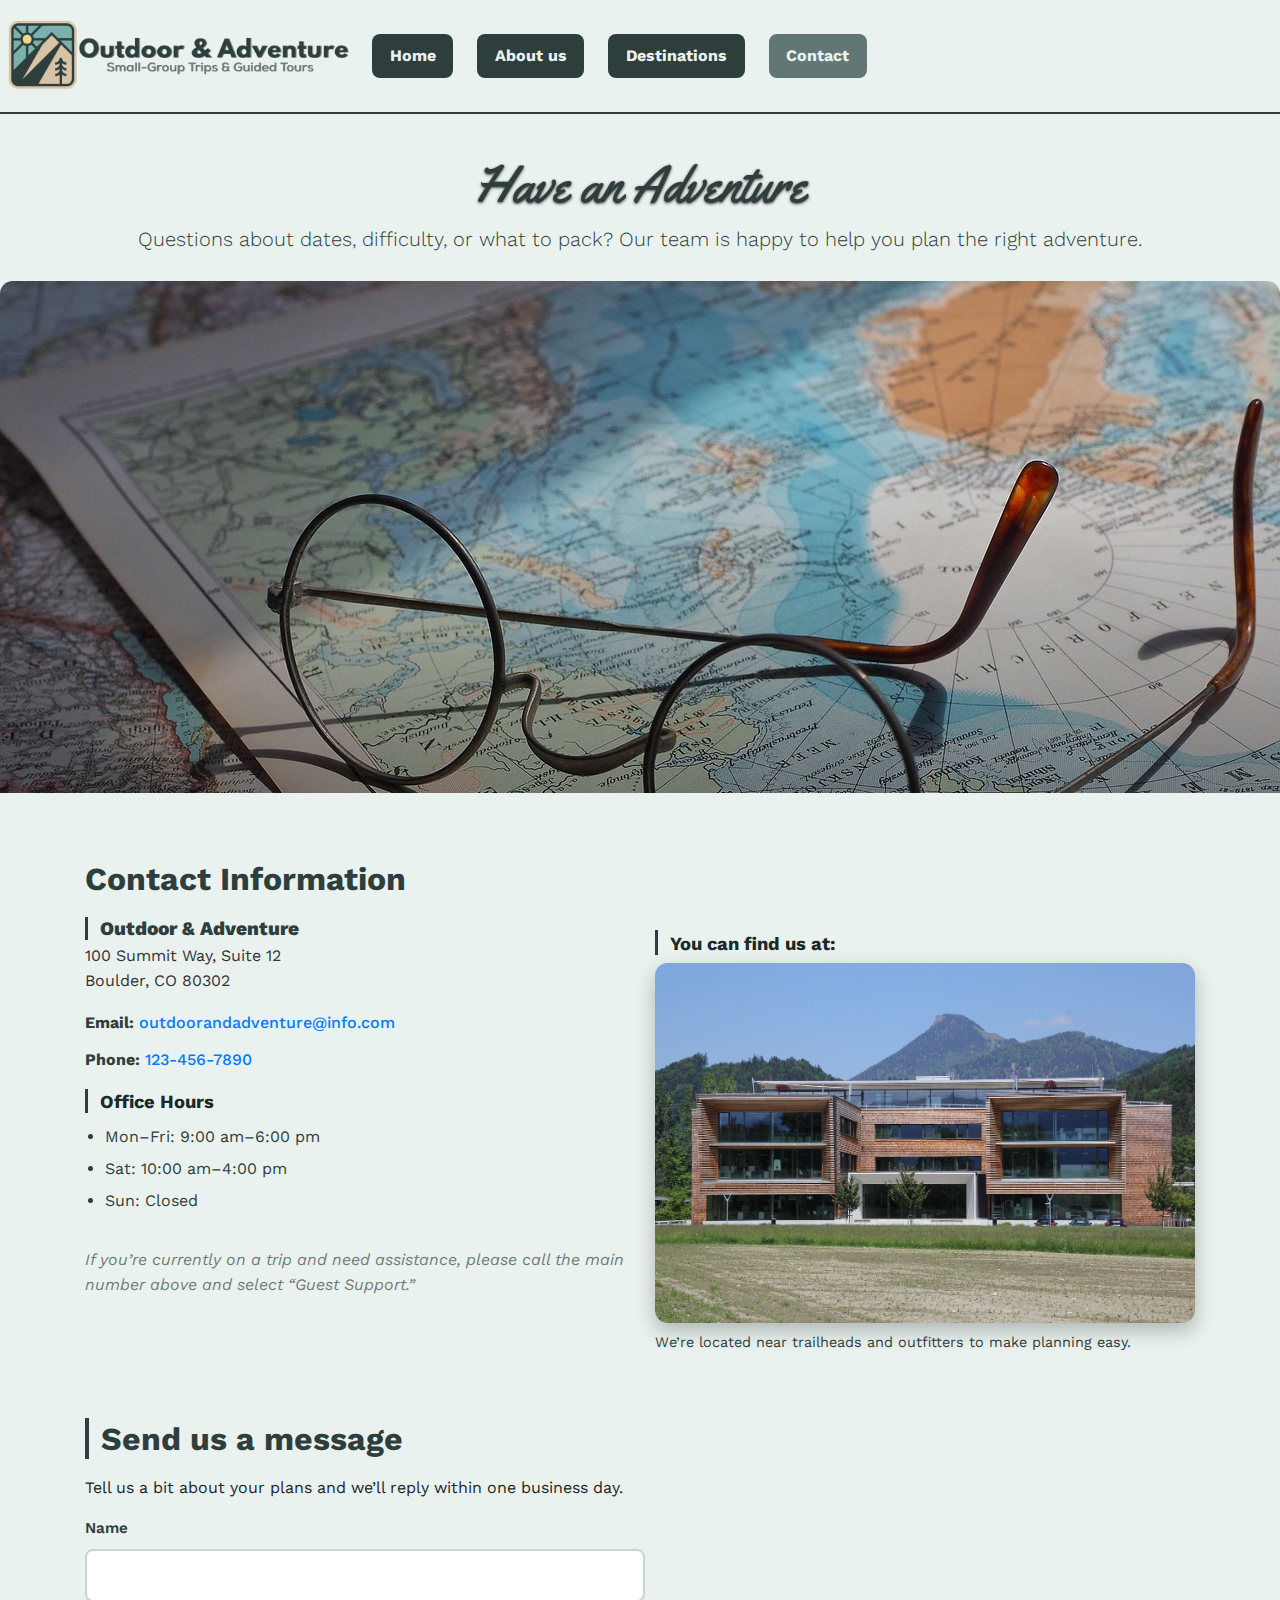
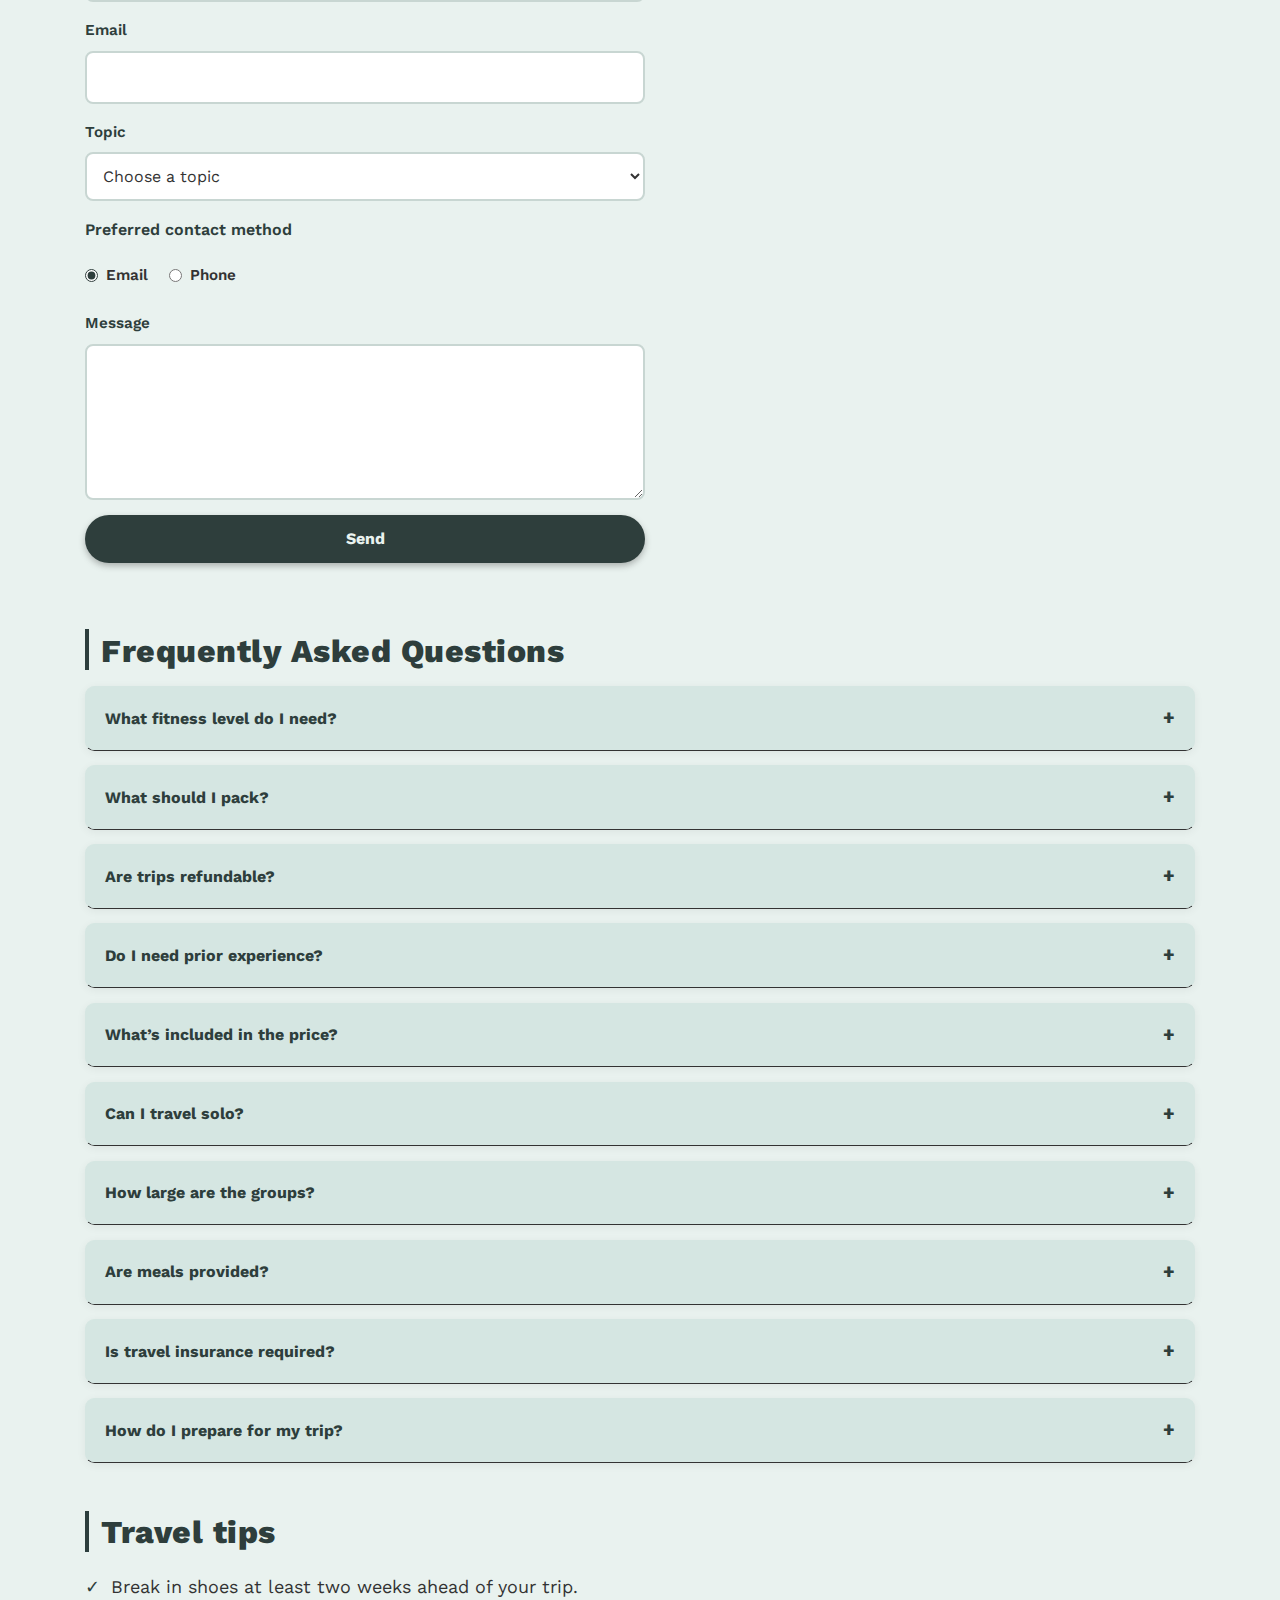
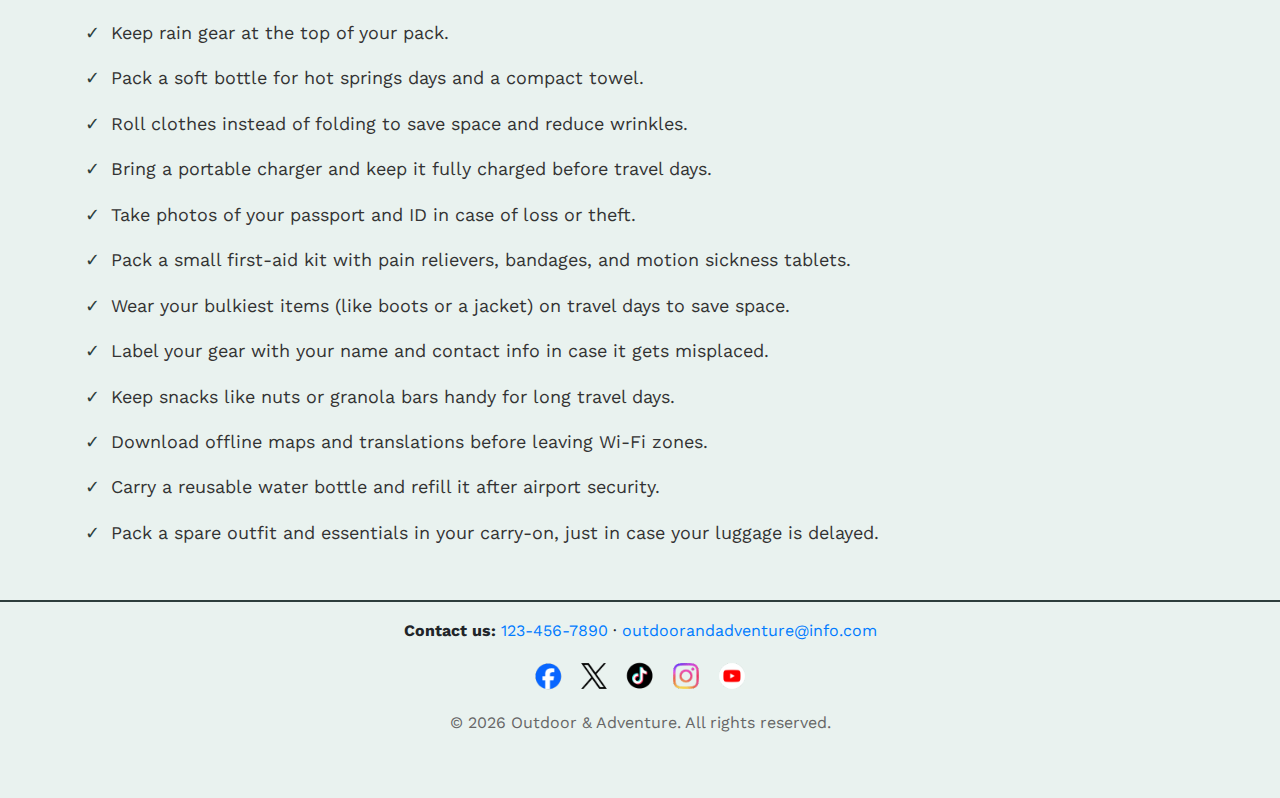
<file: contact.html>
<!DOCTYPE html>
<html lang="en">
  <head>
    <meta charset="utf-8">
    <meta http-equiv="X-UA-Compatible" content="IE=edge">

    <title>Contact Us - Outdoor &amp; Adventure</title>
    <meta name="viewport" content="width=device-width, initial-scale=1">
    <meta name="description" content="Get in touch with Outdoor and Adventure. Reach out to our team for travel assistance, booking inquiries, or destination recommendations.">

   
    <link href="https://fonts.googleapis.com/css2?family=Work+Sans:wght@400;600;700&family=Yellowtail&display=swap" rel="stylesheet">

   
    <link rel="stylesheet" href="css/bootstrap.css">
    
    <link rel="stylesheet" href="css/site.css">
	  
	<link rel="preload"
      as="image"
      href="images/contact1920.jpg"
      imagesrcset="images/contact640.jpg 640w, images/contact1280.jpg 1280w, images/contact1920.jpg 1920w"
      imagesizes="100vw">
  </head>

  <body>
    <header class="site-header">
      <div class="container d-flex align-items-center justify-content-start gap-4 py-3">
        <a class="brand d-flex align-items-center" href="index.html" aria-label="Outdoor and Adventure home">
          <img src="images/full-outdoor-logo.png"
           alt="Outdoor & Adventure logo with mountain icon and tagline."
           width="55" height="55" class="logo">
        </a>

        <nav class="main-nav" aria-label="Primary">
          <button class="nav-toggle" aria-expanded="false" aria-controls="menu">Menu</button>
          <ul id="menu" class="nav-list">
            <li><a href="index.html">Home</a></li>
            <li><a href="about.html">About us</a></li>
            <li><a href="destinations.html">Destinations</a></li>
            <li><a href="contact.html" aria-current="page">Contact</a></li>
          </ul>
        </nav>
      </div>
    </header>

    <!-- Hero -->
<section class="hero" aria-label="Contact intro">
  <div class="container content" style="position: relative; z-index: 3;">
    <h1 class="script-headline">Have an Adventure</h1>
    <p class="lead">
      Questions about dates, difficulty, or what to pack? Our team is happy to help you plan the right adventure.
    </p>
  </div>
  <div class="hero-carousel" data-interval="999999" aria-roledescription="carousel">
    <div class="stage">
      <figure class="hero-slide is-active">
        <img
          src="images/contact1920.jpg"
          srcset="
            images/contact640.jpg 640w,
            images/contact1280.jpg 1280w,
            images/contact1920.jpg 1920w
          "
          sizes="100vw"
          alt="Round eyeglasses placed on a world map with sunlight casting soft shadows."
          decoding="sync"
          style="width:100%;height:auto;border-radius:.8rem;">
      </figure>

      
      <div class="hero-gradient" aria-hidden="true"></div>
    </div>
  </div>
</section>



    <!-- Main content -->
    <main class="container content my-5">

      <!-- Contact methods  -->
      <section class="mb-5" aria-labelledby="contact-info">
        <h2 id="contact-info">Contact Information</h2>

        <div class="row g-4">
          <div class="col-md-6">
            <address>
              <strong>Outdoor &amp; Adventure</strong><br>
              100 Summit Way, Suite 12<br>
              Boulder, CO 80302
            </address>

            <p class="mb-2"><strong>Email:</strong>
              <a href="mailto:outdoorandadventure@info.com">outdoorandadventure@info.com</a>
            </p>
            <p class="mb-3"><strong>Phone:</strong>
              <a href="tel:1234567890">123-456-7890</a>
            </p>

            <h3 class="h5">Office Hours</h3>
            <ul class="trip-facts">
              <li>Mon–Fri: 9:00 am–6:00 pm</li>
              <li>Sat: 10:00 am–4:00 pm</li>
              <li>Sun: Closed</li>
            </ul>

            <p class="muted">If you’re currently on a trip and need assistance, please call the main number above and select “Guest Support.”</p>
          </div>

          <div class="col-md-6">
            <h3 class="h5">You can find us at:</h3>
            
            
<a href="https://share.google/dbcnBWkYezj4LgMzn" target="_blank" rel="noopener">
  <img 
    class="map-image"
    src="images/hq1920.jpg"
    srcset="
      images/hq640.jpg   640w,
      images/hq1280.jpg 1280w,
      images/hq1920.jpg 1920w
    "
    sizes="(max-width: 600px) 100vw, (max-width: 1200px) 70vw, 1100px"
    alt="Outdoor & Adventure headquarters, a modern wood-and-glass building surrounded by trees with mountain views in the background."
    width="1920" height="1280"
    loading="lazy"
    decoding="async"
    style="width:100%;height:auto;border-radius:.8rem;">
</a>

            <figcaption class="caption mt-2">We’re located near trailheads and outfitters to make planning easy.</figcaption>
          </div>
        </div>
      </section>

      <!-- Contact form -->
      <section class="mb-5" aria-labelledby="contact-form-heading">
        <h2 id="contact-form-heading">Send us a message</h2>
        <p>Tell us a bit about your plans and we’ll reply within one business day.</p>

        <form class="contact-form" action="#" method="post" novalidate>
          <label for="name">Name</label>
          <input id="name" name="name" required>

          <label for="email">Email</label>
          <input id="email" name="email" type="email" required>

          <label for="topic">Topic</label>
          <select id="topic" name="topic" required>
            <option value="" selected disabled>Choose a topic</option>
            <option value="booking">Booking / Availability</option>
            <option value="difficulty">Route Difficulty</option>
            <option value="gear">Gear &amp; Packing</option>
            <option value="other">Other</option>
          </select>

          <fieldset style="border:0; padding:0; margin-top:1rem;">
            <legend class="mb-1" style="font-weight:600;">Preferred contact method</legend>
            <label style="display:inline-flex; align-items:center; gap:.5rem; margin-right:1rem;">
              <input type="radio" name="contactpref" value="email" checked> Email
            </label>
            <label style="display:inline-flex; align-items:center; gap:.5rem;">
              <input type="radio" name="contactpref" value="phone"> Phone
            </label>
          </fieldset>

          <label for="message">Message</label>
          <textarea id="message" name="message" rows="5" required></textarea>

          <button class="btn btn-accent mt-2" type="submit">Send</button>

          <!-- simple success feedback area -->
          <p id="formStatus" class="muted" role="status" aria-live="polite" style="margin-top:.5rem;"></p>
        </form>
      </section>

      <!-- FAQ -->
      <section class="mb-5" aria-labelledby="faq">
        <h2 id="faq">Frequently Asked Questions</h2>
        <details>
          <summary>What fitness level do I need?</summary>
          <p>Most guests walk 4–7 miles a day with moderate elevation. We’ll help you choose the right itinerary.</p>
        </details>
		  
        <details>
          <summary>What should I pack?</summary>
          <p>Layered clothing, waterproof jacket, broken-in footwear, a daypack, and 1–2L of water. We provide a detailed checklist after booking.</p>
        </details>
		  
        <details>
          <summary>Are trips refundable?</summary>
          <p>Trips are refundable up to 30 days before departure. See your confirmation for full terms.</p>
        </details>
		  
		 <details>
  <summary>Do I need prior experience?</summary>
  <p>No prior hiking or kayaking experience is required for most trips. Your guide will review safety basics and pacing before each activity.</p>
</details>
		  
<details>
  <summary>What’s included in the price?</summary>
  <p>Guiding, lodging, ground transportation, and most meals are included. Flights and personal gear are not included unless noted otherwise.</p>
</details>
		  
<details>
  <summary>Can I travel solo?</summary>
  <p>Absolutely! Many guests join alone. We’ll match you with a same-gender roommate or offer a private room upgrade if available.</p>
</details>
		  
<details>
  <summary>How large are the groups?</summary>
  <p>We keep our trips small — typically 8 to 10 guests per guide — so everyone gets personal attention and plenty of space on the trail.</p>
</details>
		  
<details>
  <summary>Are meals provided?</summary>
  <p>Yes, most trips include all breakfasts, trail lunches, and hearty dinners. We can accommodate vegetarian, vegan, and gluten-free requests with advance notice.</p>
</details>
		  
<details>
  <summary>Is travel insurance required?</summary>
  <p>We strongly recommend travel insurance to cover cancellations, delays, and medical emergencies. Some destinations require proof of coverage.</p>
</details>
		  
<details>
  <summary>How do I prepare for my trip?</summary>
  <p>Once booked, we’ll send a detailed training and packing guide. Light cardio and walking a few miles each week will help you feel comfortable on the trail.</p>
</details>
      </section>

      <!-- Travel tips -->
      <section class="mb-4" aria-labelledby="tips">
        <h2 id="tips">Travel tips</h2>
        <ul>
          <li>Break in shoes at least two weeks ahead of your trip.</li>
          <li>Keep rain gear at the top of your pack.</li>
          <li>Pack a soft bottle for hot springs days and a compact towel.</li>
		  <li>Roll clothes instead of folding to save space and reduce wrinkles.</li>
<li>Bring a portable charger and keep it fully charged before travel days.</li>
<li>Take photos of your passport and ID in case of loss or theft.</li>
<li>Pack a small first-aid kit with pain relievers, bandages, and motion sickness tablets.</li>
<li>Wear your bulkiest items (like boots or a jacket) on travel days to save space.</li>
<li>Label your gear with your name and contact info in case it gets misplaced.</li>
<li>Keep snacks like nuts or granola bars handy for long travel days.</li>
<li>Download offline maps and translations before leaving Wi-Fi zones.</li>
<li>Carry a reusable water bottle and refill it after airport security.</li>
<li>Pack a spare outfit and essentials in your carry-on, just in case your luggage is delayed.</li>
        </ul>
      </section>
    </main>

<!-- Back to Top button -->
<button id="backToTop" aria-label="Back to top">↑ Top</button>
	  
	  
    <!-- Footer -->
    <footer class="site-footer">
      <div class="container content" style="text-align:center; padding:1rem;">
        <p><strong>Contact us:</strong>
          <a href="tel:1234567890">123-456-7890</a> ·
          <a href="mailto:outdoorandadventure@info.com">outdoorandadventure@info.com</a>
        </p>

        <!-- Social icons -->
        <div class="social-links" style="justify-content:center; margin-top:.5rem;">
          <a href="https://facebook.com" target="_blank" aria-label="Facebook">
            <img src="images/facebook.png" alt="Facebook" width="32" height="32">
          </a>
          <a href="https://x.com" target="_blank" aria-label="X (Twitter)">
            <img src="images/x.png" alt="X (Twitter)" width="32" height="32">
          </a>
          <a href="https://tiktok.com" target="_blank" aria-label="TikTok">
            <img src="images/tiktok.png" alt="TikTok" width="32" height="32">
          </a>
          <a href="https://instagram.com" target="_blank" aria-label="Instagram">
            <img src="images/ig.png" alt="Instagram" width="32" height="32">
          </a>
          <a href="https://youtube.com" target="_blank" aria-label="YouTube">
            <img src="images/youtube.png" alt="YouTube" width="32" height="32">
          </a>
        </div>

        <p class="muted" style="margin-top:.5rem;">© <span id="year"></span> Outdoor &amp; Adventure. All rights reserved.</p>
      </div>
    </footer>
    <script>
		
      
      (function(){
        const btn = document.querySelector('.nav-toggle');
        const menu = document.getElementById('menu');
        if (btn && menu) {
          btn.addEventListener('click', function(){
            const expanded = btn.getAttribute('aria-expanded') === 'true';
            btn.setAttribute('aria-expanded', String(!expanded));
            menu.classList.toggle('open');
          });
        }
      })();

     
      (function(){
        var y = document.getElementById('year');
        if (y) { y.textContent = new Date().getFullYear(); }
      })();

      
      (function(){
        var form = document.querySelector('.contact-form');
        var status = document.getElementById('formStatus');
        if (!form || !status) return;
        form.addEventListener('submit', function(e){
          e.preventDefault();
          status.textContent = 'Thanks! Your message has been sent.';
        });
      })();
    </script>
	  
	<script>
  const backToTop = document.getElementById('backToTop');


  window.addEventListener('scroll', () => {
    if (window.scrollY > 400) {
      backToTop.classList.add('show');
    } else {
      backToTop.classList.remove('show');
    }
  });

 
  backToTop.addEventListener('click', () => {
    window.scrollTo({
      top: 0,
      behavior: 'smooth'
    });
  });
</script>
  </body>
</html>
</file>
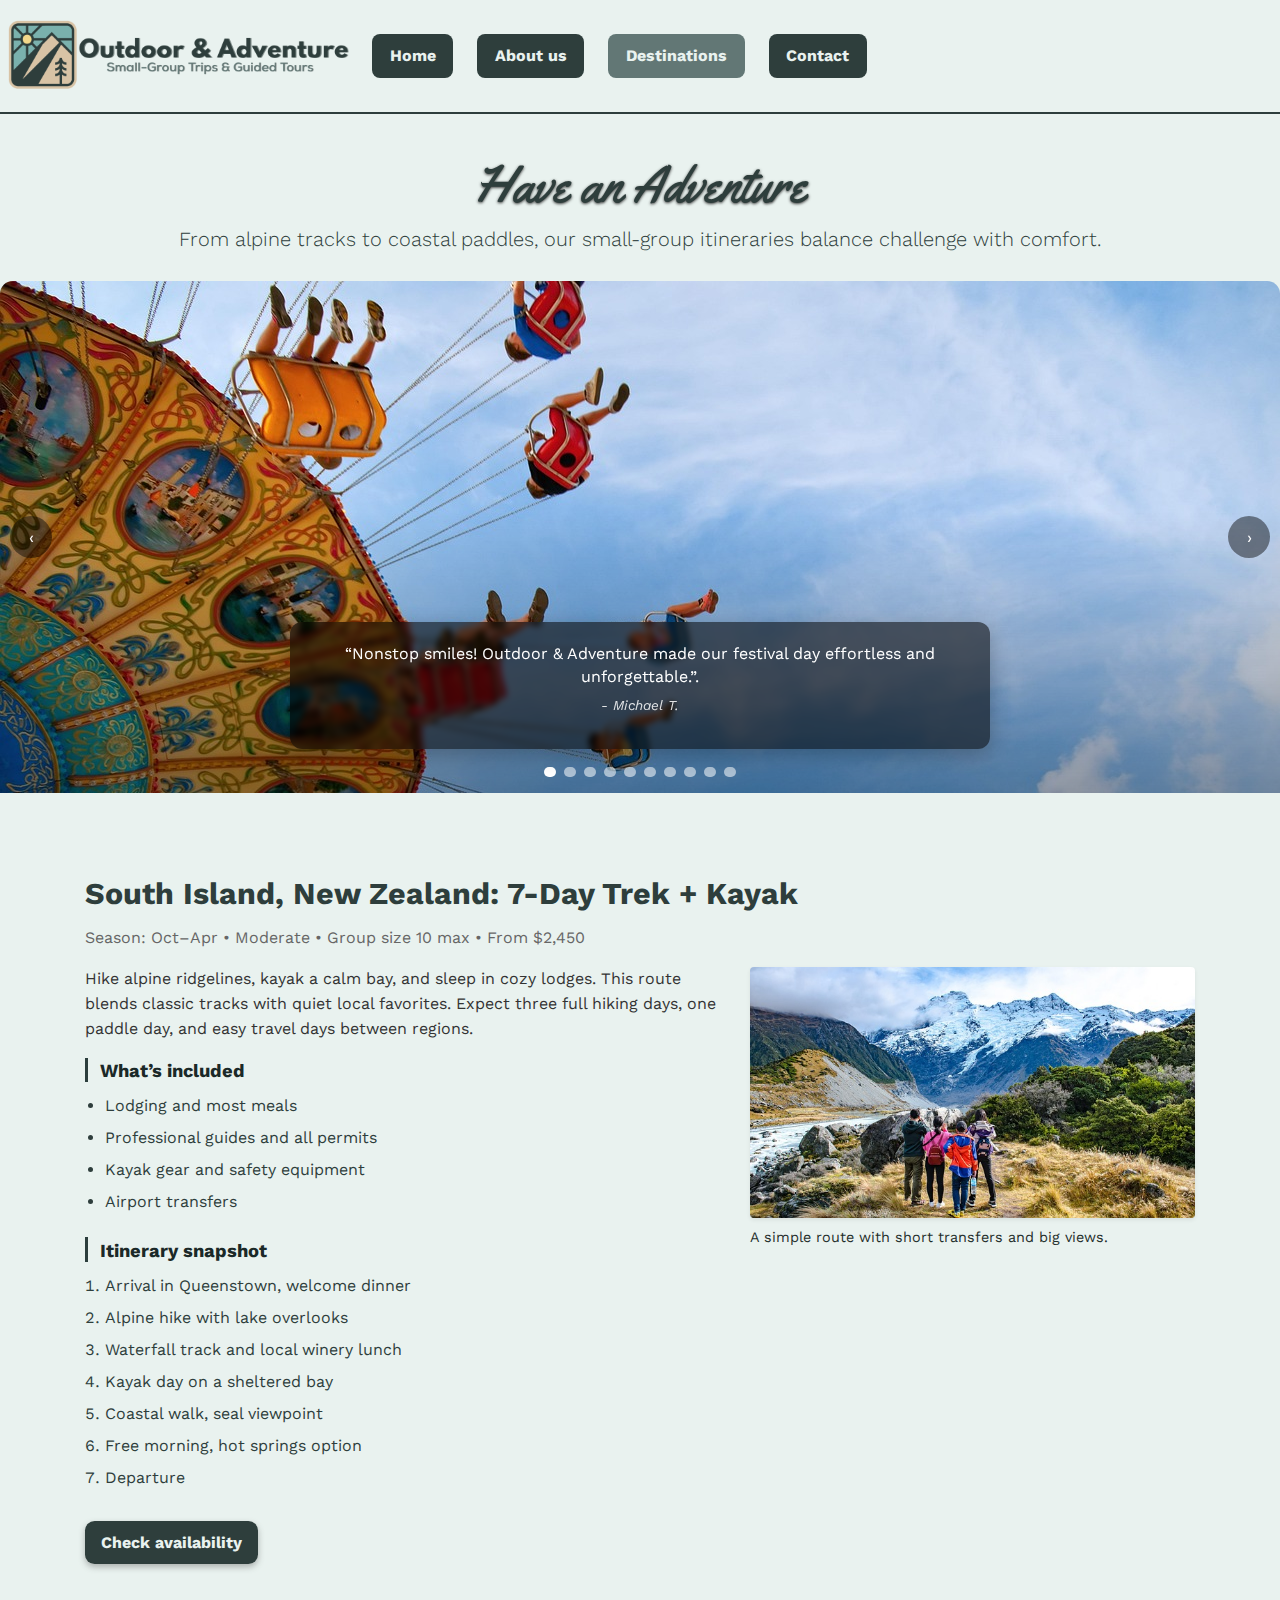
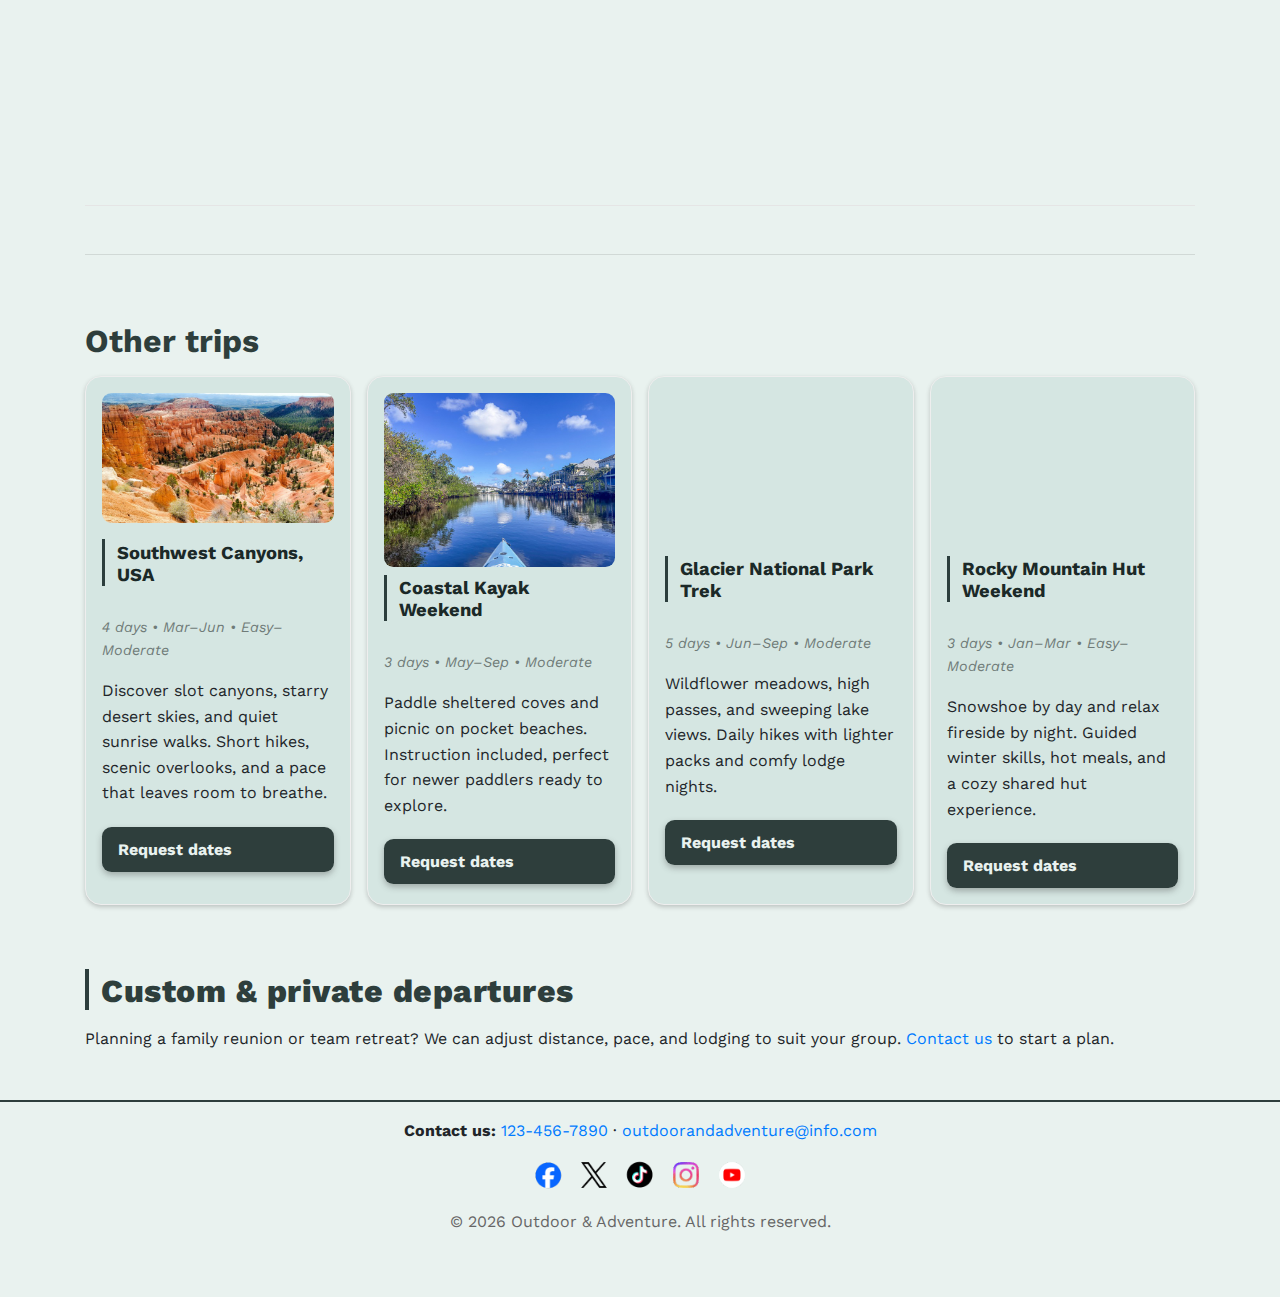
<file: destinations.html>
<!DOCTYPE html>
<html lang="en">
  <head>
    <meta charset="utf-8">
    <meta http-equiv="X-UA-Compatible" content="IE=edge">

    <title>Destinations - Outdoor &amp; Adventure</title>
    <meta name="viewport" content="width=device-width, initial-scale=1">
    <meta name="description" content="Explore breathtaking destinations with Outdoor & Adventure. Find the right hiking, kayaking, or multi-day trip for your next getaway.">

    
    <link href="https://fonts.googleapis.com/css2?family=Work+Sans:wght@400;600;700&family=Yellowtail&display=swap" rel="stylesheet">

    
    <link rel="stylesheet" href="css/bootstrap.css">
    
    <link rel="stylesheet" href="css/site.css">
  </head>

  <body>
    <header class="site-header">
      <div class="container d-flex align-items-center justify-content-between py-3">
        <a class="brand d-flex align-items-center" href="index.html" aria-label="Outdoor and Adventure home">
          <img src="images/full-outdoor-logo.png"
           alt="Outdoor & Adventure logo with mountain icon and tagline."
           width="55" height="55" class="logo">
        </a>

        <nav class="main-nav" aria-label="Primary">
          <button class="nav-toggle" aria-expanded="false" aria-controls="menu">Menu</button>
          <ul id="menu" class="nav-list">
            <li><a href="index.html">Home</a></li>
            <li><a href="about.html">About us</a></li>
            <li><a href="destinations.html" aria-current="page">Destinations</a></li>
            <li><a href="contact.html">Contact</a></li>
          </ul>
        </nav>
      </div>
    </header>

    <!-- Hero -->
<section class="hero" aria-label="Featured destinations">
  <div class="container content" style="position: relative; z-index: 3;">
    <h1 class="script-headline">Have an Adventure</h1>
    <p class="lead">From alpine tracks to coastal paddles, our small-group itineraries balance challenge with comfort.</p>
  </div>

  
  <div class="hero-carousel" data-interval="300000" aria-roledescription="carousel">
    <div class="stage">
		
		<!-- slide 1 -->
      <figure class="hero-slide is-active">
        <img src="images/fly1920.jpg"
  srcset="
    images/fly640.jpg   640w,
    images/fly1280.jpg 1280w,
    images/fly1920.jpg 1920w
  "
  sizes="(max-width: 600px) 100vw, 
		 (max-width: 1200px) 70vw, 1100px"
  alt="Riders swinging through the air on a brightly painted carnival swing ride set against a blue sky."
  style="width:100%;height:auto;border-radius:.8rem;"
  decoding="sync">
		  
		  <figcaption class="carousel-caption">
    <p class="carousel-cap-body">“Nonstop smiles! Outdoor &amp; Adventure made our festival day effortless and unforgettable.”.</p>
    <p class="carousel-cap-client">- Michael T.</p>
  </figcaption>
      </figure>
		
		<!-- slide 2 -->
      <figure class="hero-slide">
  <img 
    src="images/pink1920.jpg"
    srcset="
      images/pink640.jpg 640w,
      images/pink1280.jpg 1280w,
      images/pink1920.jpg 1920w
    "
    sizes="(max-width: 600px) 100vw,
           (max-width: 1200px) 70vw,
           1100px"
    alt="Silhouette of a family walking along a wooden pier over the ocean during a pink and orange sunset."
    loading="lazy"
    decoding="async"
    style="width:100%;height:auto;border-radius:.6rem;">
		  
		  <figcaption class="carousel-caption">
    <p class="carousel-cap-body">“The sunset tour arranged by Outdoor &amp; Adventure was pure magic. A moment we’ll remember forever.”</p>
    <p class="carousel-cap-client">- Sarah L.</p>
  </figcaption>
</figure>
	
		<!-- slide 3 -->
      <figure class="hero-slide">
        <img src="images/bike1920.jpg"
  srcset="
    images/bike640.jpg   640w,
    images/bike1280.jpg 1280w,
    images/bike1920.jpg 1920w
  "
  sizes="(max-width: 600px) 100vw, 
		 (max-width: 1200px) 70vw, 1100px"
  alt="Three people riding bicycles down a grassy forest trail lined with tall trees on both sides."
  loading="lazy" 
  decoding="async"
  style="width:100%;height:auto;border-radius:.8rem;">
		  
		  <figcaption class="carousel-caption">
    <p class="carousel-cap-body">“Outdoor &amp; Adventure planned the perfect family bike day. The trails were peaceful, safe, and absolutely beautiful!”</p>
    <p class="carousel-cap-client">- Daniel K.</p>
  </figcaption>
      </figure>
		
		<!-- slide 4 -->
      <figure class="hero-slide">
        <img src="images/flower1920.jpg"
  srcset="
    images/flower640.jpg   640w,
    images/flower1280.jpg 1280w,
    images/flower1920.jpg 1920w
  "
  sizes="(max-width: 600px) 100vw, 
		 (max-width: 1200px) 70vw, 1100px"
  alt="Women in colorful traditional dresses and flower crowns waving from a decorated festival float during a crowded outdoor parade."
  loading="lazy" 
  decoding="async"
  style="width:100%;height:auto;border-radius:.8rem;">
		  
		  <figcaption class="carousel-caption">
    <p class="carousel-cap-body">“Outdoor &amp; Adventure helped us experience local culture in the most magical way. A highlight of our entire trip!”</p>
    <p class="carousel-cap-client">- Emily V.</p>
  </figcaption>
      </figure>
		
		<!-- slide 5 -->
      <figure class="hero-slide">
        <img src="images/hike1920.jpg"
  srcset="
    images/hike640.jpg   640w,
    images/hike1280.jpg 1280w,
    images/hike1920.jpg 1920w
  "
  sizes="(max-width: 600px) 100vw, 
		 (max-width: 1200px) 70vw, 1100px"
  alt="Four hikers with backpacks standing on a rocky ledge and looking out over a range of snow-capped mountains."
  loading="lazy" 
  decoding="async"
  style="width:100%;height:auto;border-radius:.8rem;">
		  
		  <figcaption class="carousel-caption">
    <p class="carousel-cap-body">“Outdoor &amp; Adventure guided us on the most breathtaking hike. The views were unreal and the support was incredible.”</p>
    <p class="carousel-cap-client">- Jason M.</p>
  </figcaption>
      </figure>
		
		<!-- slide 6 -->
      <figure class="hero-slide">
        <img src="images/house1920.jpg"
  srcset="
    images/house640.jpg   640w,
    images/house1280.jpg 1280w,
    images/house1920.jpg 1920w
  "
  sizes="(max-width: 600px) 100vw, 
		 (max-width: 1200px) 70vw, 1100px"
  alt="Traditional alpine house with flower-filled balconies surrounded by lush greenery and mountain hills."
  loading="lazy" 
  decoding="async"
  style="width:100%;height:auto;border-radius:.8rem;">
		  
		  <figcaption class="carousel-caption">
    <p class="carousel-cap-body">“Outdoor &amp; Adventure found us the cutest mountain stay. Peaceful, scenic, and exactly what we needed.”</p>
    <p class="carousel-cap-client">- Olivia P.</p>
  </figcaption>
      </figure>
		
		<!-- slide 7 -->
      <figure class="hero-slide">
  <img 
    src="images/red1920.jpg"
    srcset="
      images/red640.jpg 640w,
      images/red1280.jpg 1280w,
      images/red1920.jpg 1920w
    "
    sizes="(max-width: 600px) 100vw,
           (max-width: 1200px) 70vw,
           1100px"
    alt="Red Chinese lanterns hanging on strings above a traditional building surrounded by dense green bamboo and trees."
    loading="lazy"
    decoding="async"
    style="width:100%;height:auto;border-radius:.6rem;">
		  
		  <figcaption class="carousel-caption">
    <p class="carousel-cap-body">“Outdoor &amp; Adventure gave us the most beautiful cultural experience. Walking beneath the lanterns felt magical and unforgettable.”</p>
    <p class="carousel-cap-client">- Anna R.</p>
  </figcaption>
</figure>

		<!-- slide 8 -->
      <figure class="hero-slide">
        <img src="images/boat1920.jpg"
  srcset="
    images/boat640.jpg   640w,
    images/boat1280.jpg 1280w,
    images/boat1920.jpg 1920w
  "
  sizes="(max-width: 600px) 100vw, 
		 (max-width: 1200px) 70vw, 1100px"
  alt="A team of rowers in striped shirts paddling a long white boat on a river with historic European buildings and Prague Castle in the background."
  loading="lazy" 
  decoding="async"
  style="width:100%;height:auto;border-radius:.8rem;">
		  
		  <figcaption class="carousel-caption">
    <p class="carousel-cap-body">“Our rowing tour with Outdoor &amp; Adventure was unforgettable. Incredible views and an amazing guide!”</p>
    <p class="carousel-cap-client">- Robert S.</p>
  </figcaption>
      </figure>
		
		<!-- slide 9 -->
      <figure class="hero-slide">
        <img src="images/family1920.jpg"
  srcset="
    images/family640.jpg   640w,
    images/family1280.jpg 1280w,
    images/family1920.jpg 1920w
  "
  sizes="(max-width: 600px) 100vw, 
		 (max-width: 1200px) 70vw, 1100px"
  alt="A mother and two young boys dressed in farm-style clothing sitting together on the wooden steps of a rustic log cabin."
  loading="lazy" 
  decoding="async"
  style="width:100%;height:auto;border-radius:.8rem;">
		  
		  <figcaption class="carousel-caption">
    <p class="carousel-cap-body">“We loved our cabin stay through Outdoor &amp; Adventure. Cozy vibes, stunning scenery, and priceless family time.”</p>
    <p class="carousel-cap-client">- Chloe B.</p>
  </figcaption>
      </figure>
		
		<!-- slide 10 -->
      <figure class="hero-slide">
        <img src="images/castle1920.jpg"
  srcset="
    images/castle640.jpg   640w,
    images/castle1280.jpg 1280w,
    images/castle1920.jpg 1920w
  "
  sizes="(max-width: 600px) 100vw, 
		 (max-width: 1200px) 70vw, 1100px"
  alt="Detailed sandcastle with tall sculpted towers on a sandy beach, with the ocean and beachgoers blurred in the background."
  loading="lazy" 
  decoding="async"
  style="width:100%;height:auto;border-radius:.8rem;">
		  
		  <figcaption class="carousel-caption">
    <p class="carousel-cap-body">“Outdoor &amp; Adventure gave us the beach day of our dreams. Relaxing, fun, and full of little moments we’ll never forget.”</p>
    <p class="carousel-cap-client">- Marcus H.</p>
  </figcaption>
      </figure>

      <div class="hero-gradient" aria-hidden="true"></div>
      <button class="hero-ctrl prev" aria-label="Previous slide">‹</button>
      <button class="hero-ctrl next" aria-label="Next slide">›</button>
    </div>

    
    <ol class="hero-dots" role="tablist" aria-label="Choose slide">
      <li><button type="button" role="tab" aria-selected="true" aria-current="true" aria-label="Slide 1"></button></li>
      <li><button type="button" role="tab" aria-label="Slide 2"></button></li>
      <li><button type="button" role="tab" aria-label="Slide 3"></button></li>
      <li><button type="button" role="tab" aria-label="Slide 4"></button></li>
      <li><button type="button" role="tab" aria-label="Slide 5"></button></li>
      <li><button type="button" role="tab" aria-label="Slide 6"></button></li>
      <li><button type="button" role="tab" aria-label="Slide 7"></button></li>
      <li><button type="button" role="tab" aria-label="Slide 8"></button></li>
      <li><button type="button" role="tab" aria-label="Slide 9"></button></li>
      <li><button type="button" role="tab" aria-label="Slide 10"></button></li>
    </ol>
  </div>
</section>


    <!-- Page content -->
    <main class="container content my-5">

      <!-- Highlighted Trip: New Zealand -->
      <article id="new-zealand" class="trip">
        <header class="mb-3">
          <h2 class="mb-1">South Island, New Zealand: 7-Day Trek + Kayak</h2>
          <p class="muted">Season: Oct–Apr • Moderate • Group size 10 max • From $2,450</p>
        </header>

        <div class="row g-4">
          <div class="col-lg-7">
            <p>Hike alpine ridgelines, kayak a calm bay, and sleep in cozy lodges. This route blends classic tracks with quiet local favorites. Expect three full hiking days, one paddle day, and easy travel days between regions.</p>

            <h3>What’s included</h3>
            <ul class="trip-facts">
              <li>Lodging and most meals</li>
              <li>Professional guides and all permits</li>
              <li>Kayak gear and safety equipment</li>
              <li>Airport transfers</li>
            </ul>

            <h3>Itinerary snapshot</h3>
            <ol>
              <li>Arrival in Queenstown, welcome dinner</li>
              <li>Alpine hike with lake overlooks</li>
              <li>Waterfall track and local winery lunch</li>
              <li>Kayak day on a sheltered bay</li>
              <li>Coastal walk, seal viewpoint</li>
              <li>Free morning, hot springs option</li>
              <li>Departure</li>
            </ol>

            <a class="btn btn-accent mt-2" href="contact.html">Check availability</a>
          </div>

          <div class="col-lg-5">
            <figure>
              <img
  src="images/nz-21920.jpg"
  srcset="
    images/nz-2640.jpg 640w,
    images/nz-21280.jpg 1280w,
    images/nz-21920.jpg 1920w
  "
  sizes="(max-width: 600px) 100vw,
         (max-width: 1200px) 50vw,
         480px"
  class="img-fluid rounded shadow-sm"
  alt="A group of hikers standing on a grassy trail looking toward New Zealand’s snow-covered Southern Alps and a glacier-fed river."
  loading="lazy"
  decoding="async">

              <figcaption class="caption mt-2">A simple route with short transfers and big views.</figcaption>
            </figure>

            <div class="ratio-box">
  <iframe
    src="https://www.youtube-nocookie.com/embed/RrSGSTWPMMw"
    title="South Island trip highlight video"
    allow="accelerometer; autoplay; clipboard-write; encrypted-media; gyroscope; picture-in-picture"
    allowfullscreen
    loading="lazy">
  </iframe>
</div>

          </div>
        </div>
      </article>

      <hr class="my-5">

      <!-- Other Trips -->
      <section aria-labelledby="contact-info">
        <h2 id="contact-info">Other trips</h2>

        <ul class="card-grid">
			
          <!-- Southwest Canyons -->
          <li class="card" id="southwest">
            <img
  src="images/utah1920.jpg"
  srcset="
    images/utah640.jpg 640w,
    images/utah1280.jpg 1280w,
    images/utah1920.jpg 1920w
  "
  sizes="(max-width: 600px) 100vw, 
		 (max-width: 1200px) 45vw, 420px"
  alt="Expansive view of red rock formations, hoodoos, and evergreen trees in a desert canyon landscape under a clear sky."
  width="1920" height="1280"
  loading="lazy"
  decoding="async"
  style="width:100%;height:auto;border-radius:.6rem;">

            <h3 class="contact-info">Southwest Canyons, USA</h3>
            <p class="muted caption">4 days • Mar–Jun • Easy–Moderate</p>
            <p>Discover slot canyons, starry desert skies, and quiet sunrise walks. Short hikes, scenic overlooks, and a pace that leaves room to breathe.</p>
            <a href="contact.html" class="btn-accent">Request dates</a>
          </li>

          <!-- Coastal Kayak Weekend -->
          <li class="card" id="coastal-kayak">
            <img
  src="images/kayak1920.jpg"
  srcset="
    images/kayak640.jpg 640w,
    images/kayak1280.jpg 1280w,
    images/kayak1920.jpg 1920w
  "
  sizes="(max-width: 600px) 100vw, 
		 (max-width: 1200px) 45vw, 420px"
  alt="View from a kayak on a calm river bordered by mangroves on one side and waterfront homes with docks on the other under a bright blue sky."
  width="1920" height="1280"
  loading="lazy"
  decoding="async"
  style="width:100%;height:auto;border-radius:.6rem;">

            <h3 class="mt-2">Coastal Kayak Weekend</h3>
            <p class="muted caption">3 days • May–Sep • Moderate</p>
            <p>Paddle sheltered coves and picnic on pocket beaches. Instruction included, perfect for newer paddlers ready to explore.</p>
            <a href="contact.html" class="btn-accent">Request dates</a>
          </li>

          <!-- Glacier National Park Trek -->
          <li class="card" id="glacier">
            <img
  src="images/glacier1280.jpg"
  srcset="
    images/glacier640.jpg 640w,
    images/glacier1280.jpg 1280w,
    images/glacier1920.jpg 1920w
  "
  sizes="(max-width: 600px) 100vw, 
         (max-width: 1200px) 45vw, 
         420px"
  alt="Clear alpine lake reflecting dense pine forests and towering gray mountains in Glacier National Park."
  width="1920" height="1280"
  loading="lazy"
  decoding="async"
  style="width:100%;height:auto;border-radius:.6rem;">

            <h3 class="mt-2">Glacier National Park Trek</h3>
            <p class="muted caption">5 days • Jun–Sep • Moderate</p>
            <p>Wildflower meadows, high passes, and sweeping lake views. Daily hikes with lighter packs and comfy lodge nights.</p>
            <a href="contact.html" class="btn-accent">Request dates</a>
          </li>

          <!-- Rocky Mountain Hut Weekend -->
          <li class="card" id="rocky-hut">
            <img
  src="images/rocky1920.jpg"
  srcset="
    images/rocky640.jpg 640w,
    images/rocky1280.jpg 1280w,
    images/rocky1920.jpg 1920w
  "
  sizes="(max-width: 600px) 100vw, 
		 (max-width: 1200px) 45vw, 420px"
  alt="Rustic wooden cabin on a grassy hillside overlooking a bright turquoise alpine lake surrounded by steep rocky cliffs."
  width="1920" height="1280"
  loading="lazy"
  decoding="async"
  style="width:100%;height:auto;border-radius:.6rem;">

            <h3 class="mt-2">Rocky Mountain Hut Weekend</h3>
            <p class="muted caption">3 days • Jan–Mar • Easy–Moderate</p>
            <p>Snowshoe by day and relax fireside by night. Guided winter skills, hot meals, and a cozy shared hut experience.</p>
            <a href="contact.html" class="btn-accent">Request dates</a>
          </li>
        </ul>
      </section>

      
      <section class="mt-5" aria-labelledby="custom">
        <h2 id="custom">Custom &amp; private departures</h2>
        <p>Planning a family reunion or team retreat? We can adjust distance, pace, and lodging to suit your group. <a href="contact.html">Contact us</a> to start a plan.</p>
      </section>
    </main>
	  
	  <!-- Back to Top button -->
<button id="backToTop" aria-label="Back to top">↑ Top</button>


    <!-- Footer -->
    <footer class="site-footer">
      <div class="container content" style="text-align:center; padding:1rem;">
        <p><strong>Contact us:</strong>
          <a href="tel:1234567890">123-456-7890</a> ·
          <a href="mailto:outdoorandadventure@info.com">outdoorandadventure@info.com</a>
        </p>

        <!-- Social icons -->
        <div class="social-links" style="justify-content:center; margin-top:.5rem;">
          <a href="https://facebook.com" target="_blank" aria-label="Facebook">
            <img src="images/facebook.png" alt="Facebook Logo" width="32" height="32">
          </a>
          <a href="https://x.com" target="_blank" aria-label="X (Twitter)">
            <img src="images/x.png" alt="X (Twitter) Logo" width="32" height="32">
          </a>
          <a href="https://tiktok.com" target="_blank" aria-label="TikTok">
            <img src="images/tiktok.png" alt="TikTok Logo" width="32" height="32">
          </a>
          <a href="https://instagram.com" target="_blank" aria-label="Instagram">
            <img src="images/ig.png" alt="Instagram Logo" width="32" height="32">
          </a>
          <a href="https://youtube.com" target="_blank" aria-label="YouTube">
            <img src="images/youtube.png" alt="YouTube Logo" width="32" height="32">
          </a>
        </div>

        <p class="muted" style="margin-top:.5rem;">© <span id="year"></span> Outdoor &amp; Adventure. All rights reserved.</p>
      </div>
    </footer>
    <script>
		
   
      (function(){
        const btn = document.querySelector('.nav-toggle');
        const menu = document.getElementById('menu');
        if (btn && menu) {
          btn.addEventListener('click', function(){
            const expanded = btn.getAttribute('aria-expanded') === 'true';
            btn.setAttribute('aria-expanded', String(!expanded));
            menu.classList.toggle('open');
          });
        }
      })();

      
      (function(){
        var y = document.getElementById('year');
        if (y) { y.textContent = new Date().getFullYear(); }
      })();
    </script>
	  
	  <script>
  const backToTop = document.getElementById('backToTop');

  
  window.addEventListener('scroll', () => {
    if (window.scrollY > 400) {
      backToTop.classList.add('show');
    } else {
      backToTop.classList.remove('show');
    }
  });

  
  backToTop.addEventListener('click', () => {
    window.scrollTo({
      top: 0,
      behavior: 'smooth'
    });
  });
</script>

<script>
(function(){
  const wrap = document.querySelector('.hero-carousel');
  if(!wrap) return;

  const slides = Array.from(wrap.querySelectorAll('.hero-slide'));           
  const dots   = Array.from(wrap.querySelectorAll('.hero-dots button'));     
  const prev   = wrap.querySelector('.hero-ctrl.prev');                     
  const next   = wrap.querySelector('.hero-ctrl.next');                     
  const interval = Number(wrap.dataset.interval) || 300000;                  
  

  let i = slides.findIndex(s => s.classList.contains('is-active'));           
  if (i < 0) i = 0;

  let timer = start();

  function start(){
    return setInterval(() => go(i + 1), interval);                           
  }
  function stop(){
    clearInterval(timer);
  }

  function go(n){
  
    const to = (n + slides.length) % slides.length;

    
    slides[i].classList.remove('is-active');
    slides[to].classList.add('is-active');

    
    if (dots[i]) {
      dots[i].removeAttribute('aria-current');
      dots[i].setAttribute('aria-selected','false');
    }
    if (dots[to]) {
      dots[to].setAttribute('aria-current','true');
      dots[to].setAttribute('aria-selected','true');
    }

    i = to;
  }

 
  dots.forEach((btn, idx) => {
    btn.addEventListener('click', () => {
      stop(); go(idx); timer = start();                                      
    });
  });

 
  prev && prev.addEventListener('click', () => { stop(); go(i - 1); timer = start(); });
  next && next.addEventListener('click', () => { stop(); go(i + 1); timer = start(); });

  
  document.addEventListener('visibilitychange', () => {
    if (document.hidden) stop(); else { timer = start(); }
  });

  
  wrap.addEventListener('keydown', (e) => {
    if (e.key === 'ArrowLeft')  { stop(); go(i - 1); timer = start(); }
    if (e.key === 'ArrowRight') { stop(); go(i + 1); timer = start(); }
  });
})();
</script>  
  </body>
</html>
</file>
<file: css/site.css>
@charset "utf-8";html{ scroll-behavior: smooth }body{
  font-family: "Work Sans", system-ui, -apple-system, "Segoe UI", Roboto, Arial, sans-serif; 
  background: #E9F2EF;        
  line-height: 1.6;            
}.site-header{
  border-bottom: 2px solid #2e3e3c; 
  background: #E9F2EF;              
}.site-header .container{
  display: flex;                    
  align-items: center;
  justify-content: space-between;   
  padding: .75rem 1rem;             
  margin-left: -10px;
  margin-bottom: -30px;
  margin-top: -30px;
}.brand{ display:flex; 
	align-items:center; 
	gap:.5rem; 
}.main-nav{ margin-left: auto; }.logo{
  display: block;
  padding-top: 0;
  width: 350px;                 
  height: auto;                 
}.main-nav .nav-toggle{
  display:none;                 
  background:transparent;       
  border:1px solid #ccc;        
  padding:.5rem .75rem;         
  border-radius:.5rem;          
}.nav-list{
  display: flex;
  gap: 24px;
  list-style: none;
  padding: 0;
  margin: 0;
}.nav-list a{
  background: #2e3e3c;     
  color: #e9f2ef;
  padding: .55rem 1.1rem;
  border-radius: .5rem;
  font-weight: 700;
  text-decoration: none;
  display: inline-block;
  transition: background .25s ease;
}.nav-list a:hover{
  background: #627775;
  text-decoration: underline;
}.nav-list a[aria-current="page"]{
  background: #627775;   
  cursor: default;
}.hero{
  position:relative;
  background: #E9F2EF;       
  overflow:hidden;           
}.hero .container{
  position:relative;
  z-index:2;                 
  padding:2.5rem 1rem 0;
}.hero-img{
  width:100%;
  height:auto;
  display:block;
  margin-top:1rem;
  object-fit:cover;          
  max-height:640px;          
}.script-headline{
  font-family:"Yellowtail", cursive;
  font-size: clamp(2.2rem, 5vw, 3.2rem);
  color: #2E3E3C;
  text-align: center;
  text-shadow: 0 1px 3px #3a3a3a;
}.lead{
  font-size: clamp(1.05rem, 2.8vw, 1.25rem);
  color: #2E3E3C;
  text-align: center;
}.content h2, .content h3{
  color: #333333;   
  padding-top: 2.5px;
}.caption{ font-size:.90rem; color:#2E3E3C; }.trip-facts{
  margin:0;
  padding-left:1rem;
  color:#2E3E3C;
}.btn-accent{
  display:inline-block;
  background:#2E3E3C;
  color: #E9F2EF;
  border:none;
  border-radius:.6rem;
  padding:.6rem 1rem;
  font-weight:700;
  text-decoration:none;
  margin-top: 5px;
  box-shadow: 0 3px 6px rgba(58, 58, 58, 0.35);
}.btn-accent:hover{
  filter:brightness(.95);
  background: #627775;
  color: #FFFFFF;
}.card-grid{
  display:flex;
  flex-wrap:wrap;
  gap:1rem;
  list-style:none;
  padding:0;
  margin:0;
  justify-content:space-between;
}.card-grid > *{ 
	flex:1 1 220px; 
	min-width:220px; 
}.card{
  border:1px solid #eee;
  border-radius:1rem;
  padding:1rem;
  background:#D5E6E2;
  box-shadow: 0 2px 4px rgba(58, 58, 58, 0.25);
}#custom{
  font-size: 2rem;
  font-weight: 800;
  color: #2E3E3C;
  margin-bottom: 1rem;
  letter-spacing: 0.5px;
  border-left: 4px solid #2C3E3D;
  padding-left: 0.75rem;
}section[aria-labelledby="contact-info"]{
  
  padding: 1rem 0;
}.trip{
  padding: 2rem 0;
  border-bottom: 1px solid #e5e5e5;
}.trip header h2{
  font-size: 1.9rem;
  font-weight: 700;
  color: #2E3E3C;       
  margin-bottom: .25rem;
}.trip header .muted{
  color:#666;
  padding-top: 10px;
}.trip p{
  line-height: 1.55;
  color: #333;
  margin-bottom: 1rem;
}.trip h3{
  font-size: 1.15rem;
  font-weight: 700;
  color: #1B2928;
  margin-top: 1rem;
  margin-bottom: 0.5rem;
  border-left: 3px solid #2C3E3D;
  padding-left: 0.75rem;
}.trip-facts,
.trip ol{
  padding-left: 1.25rem;
  margin-bottom: 1.2rem;
}.trip-facts li,
.trip ol li{
  color: #2E3E3C;
  padding: 0.25rem 0;
  font-size: 1rem;
  line-height: 1.5;
}.trip .btn-accent{
  display: inline-block;
  margin-top: 1rem;
}.trip img{
  border-radius: .6rem;
  display: block;
  width: 100%;
  height: auto;
}.trip .caption{
  font-size: .9rem;
  color: #1F2E2B;      
}.trip .ratio-box{
  position: relative;
  padding-bottom: 56.25%; 
  margin-top: 1.5rem;
}.trip .ratio-box iframe{
  position: absolute;
  inset: 0;
  width: 100%;
  height: 100%;
  border: none;
  border-radius: .6rem;
}section[aria-labelledby="contact-info"] > h2{
  font-size: 2rem;
  font-weight: 700;
  color: #2E3E3C;
  margin-bottom: 1rem;
}section[aria-labelledby="contact-info"] address strong{
  font-size: 1.2rem;
  color: #2E3E3C;
  font-weight: 800;
  border-left: 3px solid #2C3E3D;
  padding-left: 0.75rem;
}section[aria-labelledby="contact-info"] address{
  line-height: 1.55;
  color: #333;
  margin-bottom: 1rem;
}section[aria-labelledby="contact-info"] .mb-2{
  margin-bottom: 0.75rem !important;
  color: #2E3E3C;
  font-weight: 500;
}section[aria-labelledby="contact-info"] .mb-3{
  margin-bottom: 1rem !important;
  color: #2E3E3C;
  font-weight: 500;
}section[aria-labelledby="contact-info"] h3{
  font-size: 1.15rem;
  font-weight: 700;
  color: #1B2928;
  margin-top: 1rem;
  margin-bottom: 0.5rem;
  border-left: 3px solid #2C3E3D;
  padding-left: 0.75rem;
}section[aria-labelledby="contact-info"] ul.trip-facts li{
  color: #2E3E3C;
  padding: 0.25rem 0;
  font-size: 1rem;
  line-height: 1.5;
}section[aria-labelledby="contact-info"] .muted{
  color: #6f7b78;
  font-style: italic;
  margin-top: .75rem;
}.muted{ 
	color:#666;
	padding-top: 10px;
}.ratio-box{
	position:relative;
	width:100%; 
	padding-top:56.25%; 
}.ratio-box iframe{ 
	position:absolute; 
	inset:0; 
	width:100%; 
	height:100%;
	border:0;
}.contact-form{
  max-width: 560px;
}#contact-form-heading{
  font-size: 2rem;
  font-weight: 700;
  color: #2E3E3C;
  margin-bottom: 1rem;
  border-left: 4px solid #2C3E3D;
  padding-left: 0.75rem;
}.contact-form + p,
.contact-form p{
  color: #41524F;
  font-size: 1rem;
  margin-bottom: 1.5rem;
}.contact-form label{
  display: block;
  margin-top: 1rem;
  font-weight: 600;
  font-size: 0.95rem;
  color: #2E3E3C;
}.contact-form input,
.contact-form textarea,
.contact-form select{
  width: 100%;
  padding: 0.75rem;
  border: 2px solid #C8D6D2;
  border-radius: 8px;
  font-size: 1rem;
  color: #333333;
  background: #ffffff;
  transition: border-color 0.2s ease, box-shadow 0.2s ease;
}.contact-form input:focus,
.contact-form textarea:focus,
.contact-form select:focus{
  border-color: #2E3E3C;
  box-shadow: 0 0 0 3px rgba(46, 62, 60, 0.25);
  outline: none;
}.contact-form textarea{
  resize: vertical;
  min-height: 140px;
}.contact-form fieldset{
  border: 0;
  padding: 0;
  margin-top: 1rem;
}.contact-form fieldset legend{
  font-size: 1rem;
  font-weight: 700;
  color: #2E3E3C;
  margin-bottom: 0.5rem;
}.contact-form fieldset label{
  display: inline-flex;
  align-items: center;
  gap: 0.4rem;
  margin-right: 1rem;
  color: #333333;
  cursor: pointer;
}.contact-form input[type="radio"]{
  accent-color: #2E3E3C;
}.contact-form .btn-accent{
  margin-top: 1.5rem;
  background: #2E3E3C;
  color: #E9F2EF;
  padding: 0.75rem 1.2rem;
  border-radius: 50px;
  border: none;
  font-weight: 700;
  font-size: 1rem;
  width: 100%;
  transition: background 0.2s ease;
}.contact-form .btn-accent:hover{
  background: #1F2E2D;
}#formStatus{
  color: #2E3E3C;
  font-size: 0.9rem;
  margin-top: 0.75rem;
}#faq{
  font-size: 2rem;
  font-weight: 800;
  color: #2E3E3C;
  margin-bottom: 1rem;
  letter-spacing: 0.5px;
  border-left: 4px solid #2C3E3D;
  padding-left: 0.75rem;
}section[aria-labelledby="faq"] details summary{
  display:flex;
  align-items:center;
  gap:.5rem;
  padding:1rem 1.2rem;
  cursor:pointer;
  font-weight:700;
  color:#2E3E3C;
  background:#D5E6E2;
  border-radius:.4rem;
  transition:background .25s ease, transform .15s ease;
}section[aria-labelledby="faq"] details summary:hover{
  background:#627775;
  color: #FFFFFF;
  transform:translateY(-1px);
}section[aria-labelledby="faq"] details summary::-webkit-details-marker{ display:none; }section[aria-labelledby="faq"] details summary::after{
  content:"+";
  margin-left:auto;
  font-weight:800;
  font-size:1.2rem;
  color:#2E3E3C;
  transition:transform .25s ease, color .25s ease;
}section[aria-labelledby="faq"] details[open] summary::after{
  content:"–";
  color:#1b2928;
  transform:rotate(180deg);
}section[aria-labelledby="faq"] summary:hover::after{
  color: #ffffff;
}section[aria-labelledby="faq"] details[open] summary:hover::after{
  color: #ffffff;
}section[aria-labelledby="faq"] details{
  margin:.9rem 0;
  border:.5px solid #D5E6E2;
  border-radius:.6rem;
  background:#D5E6E2;
  box-shadow:0 2px 10px rgba(0,0,0,.06);
  overflow:hidden;
  border-bottom:1.5px solid #333333;
  transition:box-shadow .2s ease;
}section[aria-labelledby="faq"] details[open]{ box-shadow:0 4px 14px rgba(0,0,0,.08); }section[aria-labelledby="faq"] details > p{
  padding:1rem 1.2rem 1.2rem 1.2rem;
  color:#333333;
  line-height:1.6;
  background:#E9F2EF;
  box-shadow:0 2px 10px rgba(0,0,0,.06);
}section[aria-labelledby="faq"] details summary:focus-visible{
  outline:2px solid #2E3E3C;
  outline-offset:3px;
  border-radius:.4rem;
}#tips{
  font-size: 2rem;
  font-weight: 800;
  color: #2E3E3C;
  margin-bottom: 1rem;
  letter-spacing: 0.5px;
  border-left: 4px solid #2C3E3D;  
  padding-left: 0.75rem;
}section[aria-labelledby="tips"] ul{
  margin:0;
  padding:0;
  list-style:none;
  display:grid;
  gap:.4rem;
}section[aria-labelledby="tips"] li{
  position:relative;
  padding:.35rem 0 .35rem 1.6rem;
  color:#333333;
  line-height:1.55;
  font-size: 18px;
}section[aria-labelledby="tips"] li::before{
  content:"✓";
  position:absolute;
  left:0;
  top:.35rem;
  font-weight:800;
  color:#2E3E3C;
}@media (min-width: 900px){section[aria-labelledby="tips"] ul{
    column-count:2;
    column-gap:2rem;
  }section[aria-labelledby="tips"] li{ break-inside:avoid; }}.site-footer{ 
	background:#E9F2EF; 
	border-top:2px solid #2e3e3c; 
}.carousel-caption{
  position:absolute;
	bottom:1.8rem; 
	left:50%; 
	transform:translateX(-50%);
  text-align:center;
  background:rgba(0,0,0,.55); 
	color:#fff; 
	width:min(90%, 700px);
  padding:1rem 1.25rem; 
	border-radius:.75rem;
  backdrop-filter: blur(3px);
  box-shadow: 0 6px 20px rgba(0,0,0,0.25);
}.carousel-cap-body{ 
	margin:.25rem 0; 
	font-size:1rem; 
	line-height:1.45; 
}.carousel-cap-client{
	margin-top:.4rem; 
	font-size:.85rem;
	opacity:.85; 
	font-style:italic;
}@media (max-width:576px){.carousel-caption{ bottom:1rem; padding:.75rem; }.carousel-cap-body{ font-size:.9rem; }.carousel-cap-client{ font-size:.75rem; }}.social-links{
  display:flex; 
	gap:14px; 
	justify-content:center; 
	align-items:center; 
	margin-top:1rem;
}.social-links a{ transition:transform .2s, filter .2s; }.social-links img{ width:32px; height:32px; display:block; }.social-links a:hover img{ transform:scale(1.1); filter:brightness(1.2); }@media (max-width: 767.98px){.main-nav .nav-toggle{ display:inline-block }.nav-list{
    display:none;                 
    flex-direction:column;        
    gap:12px;
    padding-top:12px;
  }.nav-list.open{ display:flex }.hero-img{ max-height:420px }}@media (min-width:768px) and (max-width:991.98px){.hero-img{ max-height:520px }}.oa-overlay{ 
  position:fixed;
  inset:0;
  background:rgba(15,23,42,.6);
  z-index:999;
}.oa-modal{
  position:fixed;
  z-index:1000;
  left:50%;
  top:50%;
  transform:translate(-50%, -50%);
  width:min(92vw, 540px);
  background:#D5E6E2;         
  color:#333333;               
  border-radius:16px;
  box-shadow:0 20px 60px rgba(0,0,0,.25);
  padding:clamp(16px, 4vw, 28px);
}.oa-close{
  position:absolute;
  top:10px;
  right:12px;
  width:36px;
  height:36px;
  line-height:32px;
  border:1px solid #e5e7eb;
  border-radius:999px;
  background:#D5E6E2;         
  font-size:24px;
  color:#333333;               
  cursor:pointer;
}.oa-close:hover{ 
  background:#cbded9; 
}.oa-title{ 
  margin:8px 0 6px;
  font-size:clamp(20px, 3.5vw, 26px);
  text-align:center;
  font-weight:700;
  color:#2E3E3C;              
}.oa-modal h2{
  color:#2E3E3C;
}.oa-sub{ 
  margin:0 0 14px;
  text-align:center;
  color:#333333;              
}.oa-form{ 
  display:grid;
  gap:16px;
}.oa-row{ 
  display:flex;
  flex-wrap:wrap;
  gap:16px;
}.oa-row .oa-field{
  flex:1 1 240px;
  min-width:240px;
}.oa-field{ 
  display:grid;
  gap:6px;
}.oa-field span{ 
  font-size:12px;
  color:#333333;             
  letter-spacing:0.02em;
}.oa-field input{
  height:42px;
  padding:0 12px;
  border:1px solid #bbc7c4;
  border-radius:10px;
  font:inherit;
  color:#333333;             
  background:#fff;
}.oa-field input:focus{
  outline:none;
  border-color:#2E3E3C; 
  box-shadow:0 0 0 3px rgba(46,62,60,.2);
}.oa-prefs{
  border:0;
  padding:0;
  margin:2px 0 0;
}.oa-prefs legend{
  font-weight:600;
  margin-bottom:8px;
  color: #2E3E3C;             
}.oa-prefs label{
  display:inline-flex;
  align-items:center;
  gap:8px;
  margin-right:14px;
  color:#333333;             
}.oa-btn{
  display:inline-block;
  width:100%;
  height:44px;
  border:0;
  border-radius:999px;
  background:#2E3E3C;        
  color:#E9F2EF;             
  font-weight:700;
  cursor:pointer;
}.oa-btn:disabled{ 
  background:#2E3E3C;
  color:#475569;
  cursor:not-allowed;
}.oa-legal{
  margin:8px 0 0;
  font-size:12px;
  color:#333333;             
  text-align:center;
}#backToTop{
  position:fixed; 
	bottom:24px; 
	right:24px; 
	background:#2E3E3C; 
	color:#fff; 
	border:none; 
	border-radius:999px;
  width:56px; 
	height:56px; 
	font-weight:700; 
	font-size:1rem; 
	cursor:pointer;
  box-shadow:0 6px 18px rgba(0,0,0,.25); 
	opacity:0; 
	visibility:hidden; 
	transition:opacity .3s, visibility .3s; 
	z-index:1000;
}#backToTop:hover{ 
	background:#627775; 
}#backToTop.show{ 
	opacity:1; 
	visibility:visible; 
}.hero{ 
	position: relative; 
	overflow: hidden; 
}.hero-carousel{
	position: relative; 
	isolation:isolate; 
	padding-top:10px;
}.hero-carousel .stage{ 
	position: relative; 
	width:100%; 
	aspect-ratio:5/2;
	background:#e9f2ef;
}.hero-slide{ 
	position:absolute; 
	inset:0;
	opacity:0; 
	transition:opacity .7s ease; 
}.hero-slide.is-active{ 
	opacity:1;
}.hero-slide img{ 
	width:100%;
	height:100%; 
	object-fit:cover;
	display:block; 
}.hero-gradient{ 
	position:absolute; 
	inset:0; 
	background:linear-gradient(to top, rgba(0,0,0,.35), rgba(0,0,0,0) 55%); 
	pointer-events:none; 
	z-index:1;
}.hero-dots{
  position:absolute; 
	left:50%; 
	bottom:10px; 
	transform:translateX(-50%);
  display:flex; 
	gap:8px; 
	z-index:2; 
	padding:0; 
	margin:0; 
	list-style:none;
}.hero-dots button{
	width:10px; 
	height:10px; 
	border-radius:999px;
	border:0; 
	background:rgba(255,255,255,.55); 
	cursor:pointer; 
}.hero-dots button[aria-current="true"]{ background:#fff; }.hero-ctrl{
  position:absolute; 
	top:50%; 
	transform:translateY(-50%);
	z-index:2;
	background:rgba(0,0,0,.45);
  color:#fff; 
	border:0;
	width:42px; 
	height:42px;
	border-radius:999px; 
	cursor:pointer;
}.hero-ctrl:hover{ background: rgba(0,0,0,.6); }.hero-ctrl.prev{ left:10px; }.hero-ctrl.next{ right:10px; }@media (max-width: 767.98px){.hero-carousel .stage{ aspect-ratio: 16/9; }}.ratio-box{
	position: relative;
	width: 100%;
	padding-bottom:56.25%;
	height:0;
	overflow:hidden;
	border-radius:.8rem;
}.ratio-box iframe{ 
	position:absolute;
	top:0;
	left:0;
	width:100%;
	height:100%;
	border:0;
	border-radius:.8rem;
}.site-header > .container{
  display: flex;                
  align-items: center;
  justify-content: flex-start !important; 
  gap: 16px;                    
  padding-top: .75rem;          
  padding-bottom: .75rem;
}.site-header .main-nav{ margin-left: 0; }.site-header .nav-list{ margin-left: 0; }.center-btn{
  text-align: center;
  padding-bottom: 10px;
}.center-btn .btn-accent{
  display: inline-block;   
}.map-image{
  box-shadow: 0 8px 20px rgba(0, 0, 0, 0.25);
  border-radius: .8rem; 
  transition: transform .2s ease, box-shadow .2s ease;
}.map-image:hover{
  transform: scale(1.01);
  box-shadow: 0 12px 28px rgba(0, 0, 0, 0.35);
  cursor: pointer;
}
</file>
